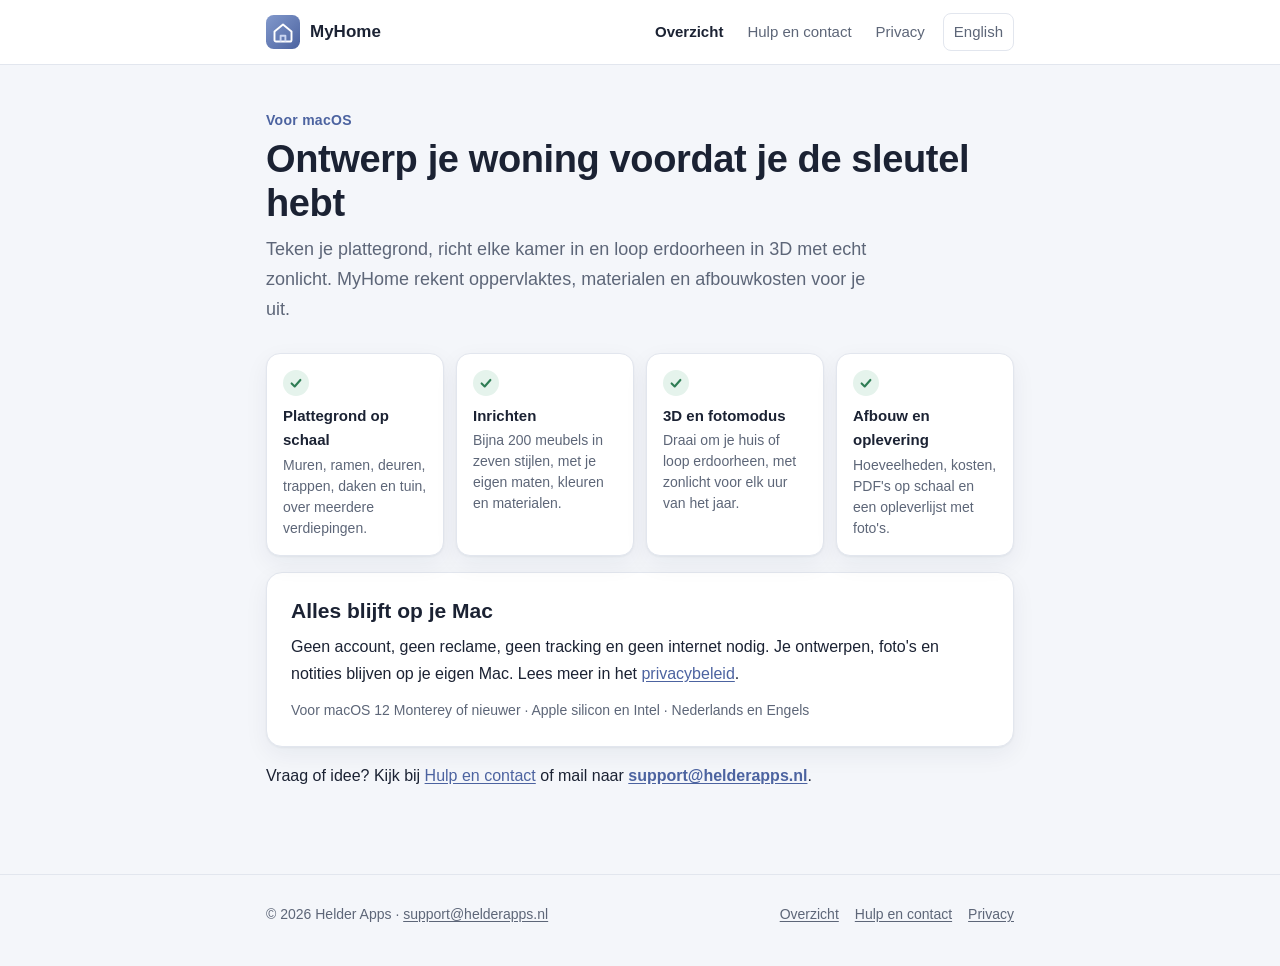
<file: index.html>
<!doctype html>
<html lang="nl">
<head>
<meta charset="utf-8">
<meta name="viewport" content="width=device-width, initial-scale=1">
<title>MyHome</title>
<meta name="description" content="Ontwerp je woning op je Mac: plattegrond, inrichting, 3D en afbouwkosten. Alles blijft op je eigen Mac.">
<link rel="icon" href="data:image/svg+xml,%3Csvg%20viewBox%3D%220%200%2064%2064%22%20xmlns%3D%22http%3A//www.w3.org/2000/svg%22%3E%3Cdefs%3E%3ClinearGradient%20id%3D%22ig%22%20x1%3D%220%22%20y1%3D%220%22%20x2%3D%221%22%20y2%3D%221%22%3E%3Cstop%20offset%3D%220%22%20stop-color%3D%22%238299CC%22/%3E%3Cstop%20offset%3D%221%22%20stop-color%3D%22%234C63A0%22/%3E%3C/linearGradient%3E%3C/defs%3E%3Crect%20width%3D%2264%22%20height%3D%2264%22%20rx%3D%2214.5%22%20fill%3D%22url%28%23ig%29%22/%3E%3Cpath%20d%3D%22M16%2031%2032%2018l16%2013v16a3%203%200%200%201-3%203H19a3%203%200%200%201-3-3z%22%20fill%3D%22none%22%20stroke%3D%22%23fff%22%20stroke-width%3D%223.6%22%20stroke-linejoin%3D%22round%22/%3E%3Cpath%20d%3D%22M27.5%2050V39h9v11%22%20fill%3D%22none%22%20stroke%3D%22%23C9D4F0%22%20stroke-width%3D%223.6%22%20stroke-linejoin%3D%22round%22/%3E%3C/svg%3E">
<link rel="alternate" hreflang="en" href="en/index.html">
<link rel="stylesheet" href="style.css">
</head>
<body>
<header class="top"><div class="wrap">
<a class="brand" href="index.html"><svg viewBox="0 0 64 64" aria-hidden="true"><defs><linearGradient id="ig" x1="0" y1="0" x2="1" y2="1"><stop offset="0" stop-color="#8299CC"/><stop offset="1" stop-color="#4C63A0"/></linearGradient></defs><rect width="64" height="64" rx="14.5" fill="url(#ig)"/><path d="M16 31 32 18l16 13v16a3 3 0 0 1-3 3H19a3 3 0 0 1-3-3z" fill="none" stroke="#fff" stroke-width="3.6" stroke-linejoin="round"/><path d="M27.5 50V39h9v11" fill="none" stroke="#C9D4F0" stroke-width="3.6" stroke-linejoin="round"/></svg>MyHome</a>
<nav class="nav" aria-label="Menu">
<a href="index.html" aria-current="page">Overzicht</a>
<a href="support.html">Hulp en contact</a>
<a href="privacy.html">Privacy</a>
<a class="lang" href="en/index.html" lang="en" hreflang="en">English</a>
</nav>
</div></header>
<main id="main"><div class="wrap">
<p class="eyebrow">Voor macOS</p>
<h1>Ontwerp je woning voordat je de sleutel hebt</h1>
<p class="lead">Teken je plattegrond, richt elke kamer in en loop erdoorheen in 3D met echt zonlicht. MyHome rekent oppervlaktes, materialen en afbouwkosten voor je uit.</p>
<div class="grid">
<div class="tile"><span class="tick"><svg viewBox="0 0 16 16" aria-hidden="true"><path d="M3 8.5 6.5 12 13 4.5" fill="none" stroke="currentColor" stroke-width="2.4" stroke-linecap="round" stroke-linejoin="round"/></svg></span><strong>Plattegrond op schaal</strong><span>Muren, ramen, deuren, trappen, daken en tuin, over meerdere verdiepingen.</span></div>
<div class="tile"><span class="tick"><svg viewBox="0 0 16 16" aria-hidden="true"><path d="M3 8.5 6.5 12 13 4.5" fill="none" stroke="currentColor" stroke-width="2.4" stroke-linecap="round" stroke-linejoin="round"/></svg></span><strong>Inrichten</strong><span>Bijna 200 meubels in zeven stijlen, met je eigen maten, kleuren en materialen.</span></div>
<div class="tile"><span class="tick"><svg viewBox="0 0 16 16" aria-hidden="true"><path d="M3 8.5 6.5 12 13 4.5" fill="none" stroke="currentColor" stroke-width="2.4" stroke-linecap="round" stroke-linejoin="round"/></svg></span><strong>3D en fotomodus</strong><span>Draai om je huis of loop erdoorheen, met zonlicht voor elk uur van het jaar.</span></div>
<div class="tile"><span class="tick"><svg viewBox="0 0 16 16" aria-hidden="true"><path d="M3 8.5 6.5 12 13 4.5" fill="none" stroke="currentColor" stroke-width="2.4" stroke-linecap="round" stroke-linejoin="round"/></svg></span><strong>Afbouw en oplevering</strong><span>Hoeveelheden, kosten, PDF's op schaal en een opleverlijst met foto's.</span></div>
</div>
<div class="card">
<h2 style="margin-top:0">Alles blijft op je Mac</h2>
<p>Geen account, geen reclame, geen tracking en geen internet nodig. Je ontwerpen, foto's en notities blijven op je eigen Mac. Lees meer in het <a href="privacy.html">privacybeleid</a>.</p>
<p class="meta">Voor macOS 12 Monterey of nieuwer · Apple silicon en Intel · Nederlands en Engels</p>
</div>
<p>Vraag of idee? Kijk bij <a href="support.html">Hulp en contact</a> of mail naar <a class="mail" href="mailto:support@helderapps.nl">support@helderapps.nl</a>.</p>
</div></main>
<footer><div class="wrap">
<span>© 2026 Helder Apps · <a href="mailto:support@helderapps.nl">support@helderapps.nl</a></span>
<nav aria-label="Footer"><a href="index.html">Overzicht</a><a href="support.html">Hulp en contact</a><a href="privacy.html">Privacy</a></nav>
</div></footer>
</body>
</html>
</file>
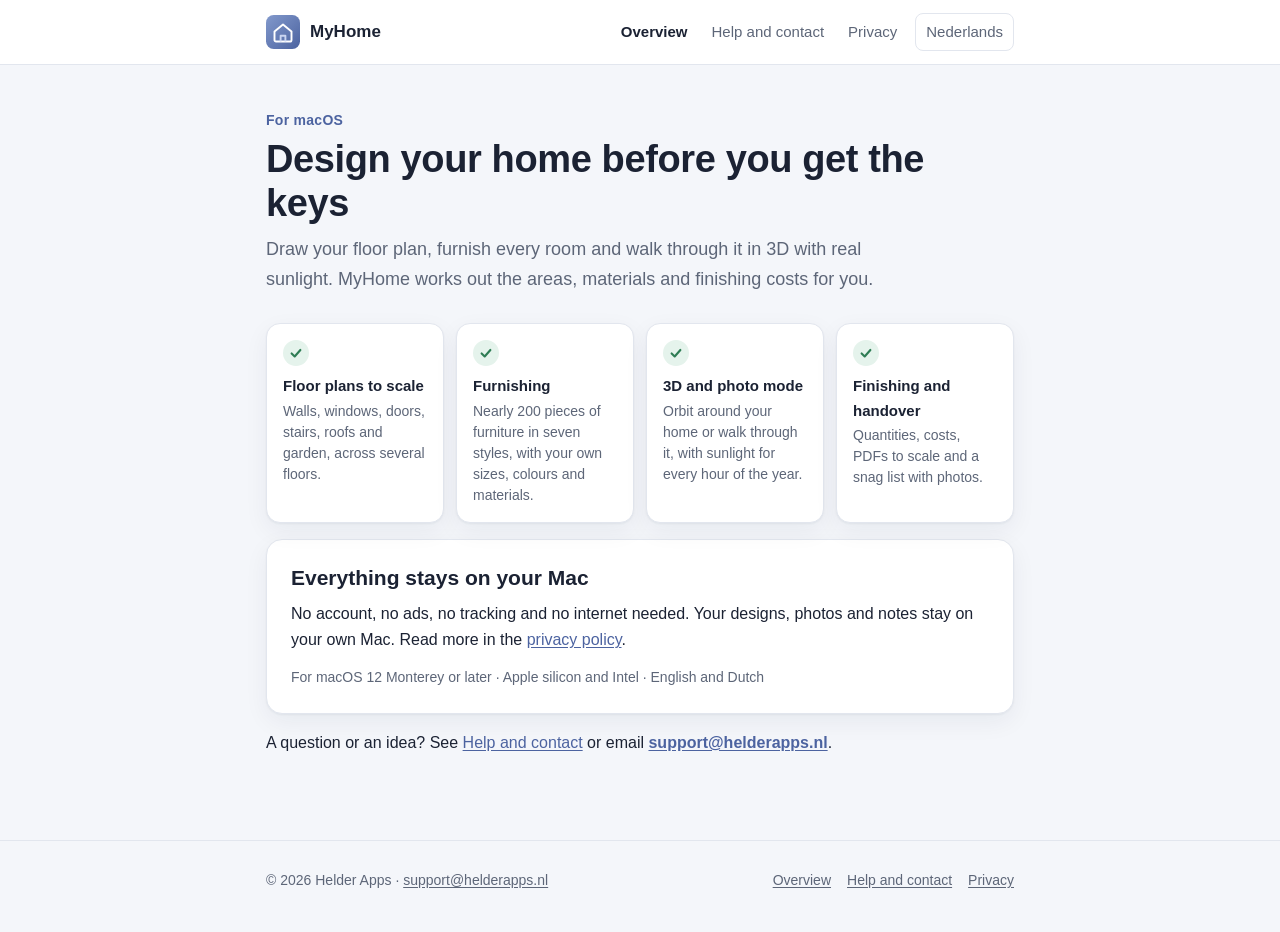
<file: en/index.html>
<!doctype html>
<html lang="en">
<head>
<meta charset="utf-8">
<meta name="viewport" content="width=device-width, initial-scale=1">
<title>MyHome</title>
<meta name="description" content="Design your home on your Mac: floor plan, furnishing, 3D and finishing costs. Everything stays on your own Mac.">
<link rel="icon" href="data:image/svg+xml,%3Csvg%20viewBox%3D%220%200%2064%2064%22%20xmlns%3D%22http%3A//www.w3.org/2000/svg%22%3E%3Cdefs%3E%3ClinearGradient%20id%3D%22ig%22%20x1%3D%220%22%20y1%3D%220%22%20x2%3D%221%22%20y2%3D%221%22%3E%3Cstop%20offset%3D%220%22%20stop-color%3D%22%238299CC%22/%3E%3Cstop%20offset%3D%221%22%20stop-color%3D%22%234C63A0%22/%3E%3C/linearGradient%3E%3C/defs%3E%3Crect%20width%3D%2264%22%20height%3D%2264%22%20rx%3D%2214.5%22%20fill%3D%22url%28%23ig%29%22/%3E%3Cpath%20d%3D%22M16%2031%2032%2018l16%2013v16a3%203%200%200%201-3%203H19a3%203%200%200%201-3-3z%22%20fill%3D%22none%22%20stroke%3D%22%23fff%22%20stroke-width%3D%223.6%22%20stroke-linejoin%3D%22round%22/%3E%3Cpath%20d%3D%22M27.5%2050V39h9v11%22%20fill%3D%22none%22%20stroke%3D%22%23C9D4F0%22%20stroke-width%3D%223.6%22%20stroke-linejoin%3D%22round%22/%3E%3C/svg%3E">
<link rel="alternate" hreflang="nl" href="../index.html">
<link rel="stylesheet" href="../style.css">
</head>
<body>
<header class="top"><div class="wrap">
<a class="brand" href="index.html"><svg viewBox="0 0 64 64" aria-hidden="true"><defs><linearGradient id="ig" x1="0" y1="0" x2="1" y2="1"><stop offset="0" stop-color="#8299CC"/><stop offset="1" stop-color="#4C63A0"/></linearGradient></defs><rect width="64" height="64" rx="14.5" fill="url(#ig)"/><path d="M16 31 32 18l16 13v16a3 3 0 0 1-3 3H19a3 3 0 0 1-3-3z" fill="none" stroke="#fff" stroke-width="3.6" stroke-linejoin="round"/><path d="M27.5 50V39h9v11" fill="none" stroke="#C9D4F0" stroke-width="3.6" stroke-linejoin="round"/></svg>MyHome</a>
<nav class="nav" aria-label="Menu">
<a href="index.html" aria-current="page">Overview</a>
<a href="support.html">Help and contact</a>
<a href="privacy.html">Privacy</a>
<a class="lang" href="../index.html" lang="nl" hreflang="nl">Nederlands</a>
</nav>
</div></header>
<main id="main"><div class="wrap">
<p class="eyebrow">For macOS</p>
<h1>Design your home before you get the keys</h1>
<p class="lead">Draw your floor plan, furnish every room and walk through it in 3D with real sunlight. MyHome works out the areas, materials and finishing costs for you.</p>
<div class="grid">
<div class="tile"><span class="tick"><svg viewBox="0 0 16 16" aria-hidden="true"><path d="M3 8.5 6.5 12 13 4.5" fill="none" stroke="currentColor" stroke-width="2.4" stroke-linecap="round" stroke-linejoin="round"/></svg></span><strong>Floor plans to scale</strong><span>Walls, windows, doors, stairs, roofs and garden, across several floors.</span></div>
<div class="tile"><span class="tick"><svg viewBox="0 0 16 16" aria-hidden="true"><path d="M3 8.5 6.5 12 13 4.5" fill="none" stroke="currentColor" stroke-width="2.4" stroke-linecap="round" stroke-linejoin="round"/></svg></span><strong>Furnishing</strong><span>Nearly 200 pieces of furniture in seven styles, with your own sizes, colours and materials.</span></div>
<div class="tile"><span class="tick"><svg viewBox="0 0 16 16" aria-hidden="true"><path d="M3 8.5 6.5 12 13 4.5" fill="none" stroke="currentColor" stroke-width="2.4" stroke-linecap="round" stroke-linejoin="round"/></svg></span><strong>3D and photo mode</strong><span>Orbit around your home or walk through it, with sunlight for every hour of the year.</span></div>
<div class="tile"><span class="tick"><svg viewBox="0 0 16 16" aria-hidden="true"><path d="M3 8.5 6.5 12 13 4.5" fill="none" stroke="currentColor" stroke-width="2.4" stroke-linecap="round" stroke-linejoin="round"/></svg></span><strong>Finishing and handover</strong><span>Quantities, costs, PDFs to scale and a snag list with photos.</span></div>
</div>
<div class="card">
<h2 style="margin-top:0">Everything stays on your Mac</h2>
<p>No account, no ads, no tracking and no internet needed. Your designs, photos and notes stay on your own Mac. Read more in the <a href="privacy.html">privacy policy</a>.</p>
<p class="meta">For macOS 12 Monterey or later · Apple silicon and Intel · English and Dutch</p>
</div>
<p>A question or an idea? See <a href="support.html">Help and contact</a> or email <a class="mail" href="mailto:support@helderapps.nl">support@helderapps.nl</a>.</p>
</div></main>
<footer><div class="wrap">
<span>© 2026 Helder Apps · <a href="mailto:support@helderapps.nl">support@helderapps.nl</a></span>
<nav aria-label="Footer"><a href="index.html">Overview</a><a href="support.html">Help and contact</a><a href="privacy.html">Privacy</a></nav>
</div></footer>
</body>
</html>
</file>
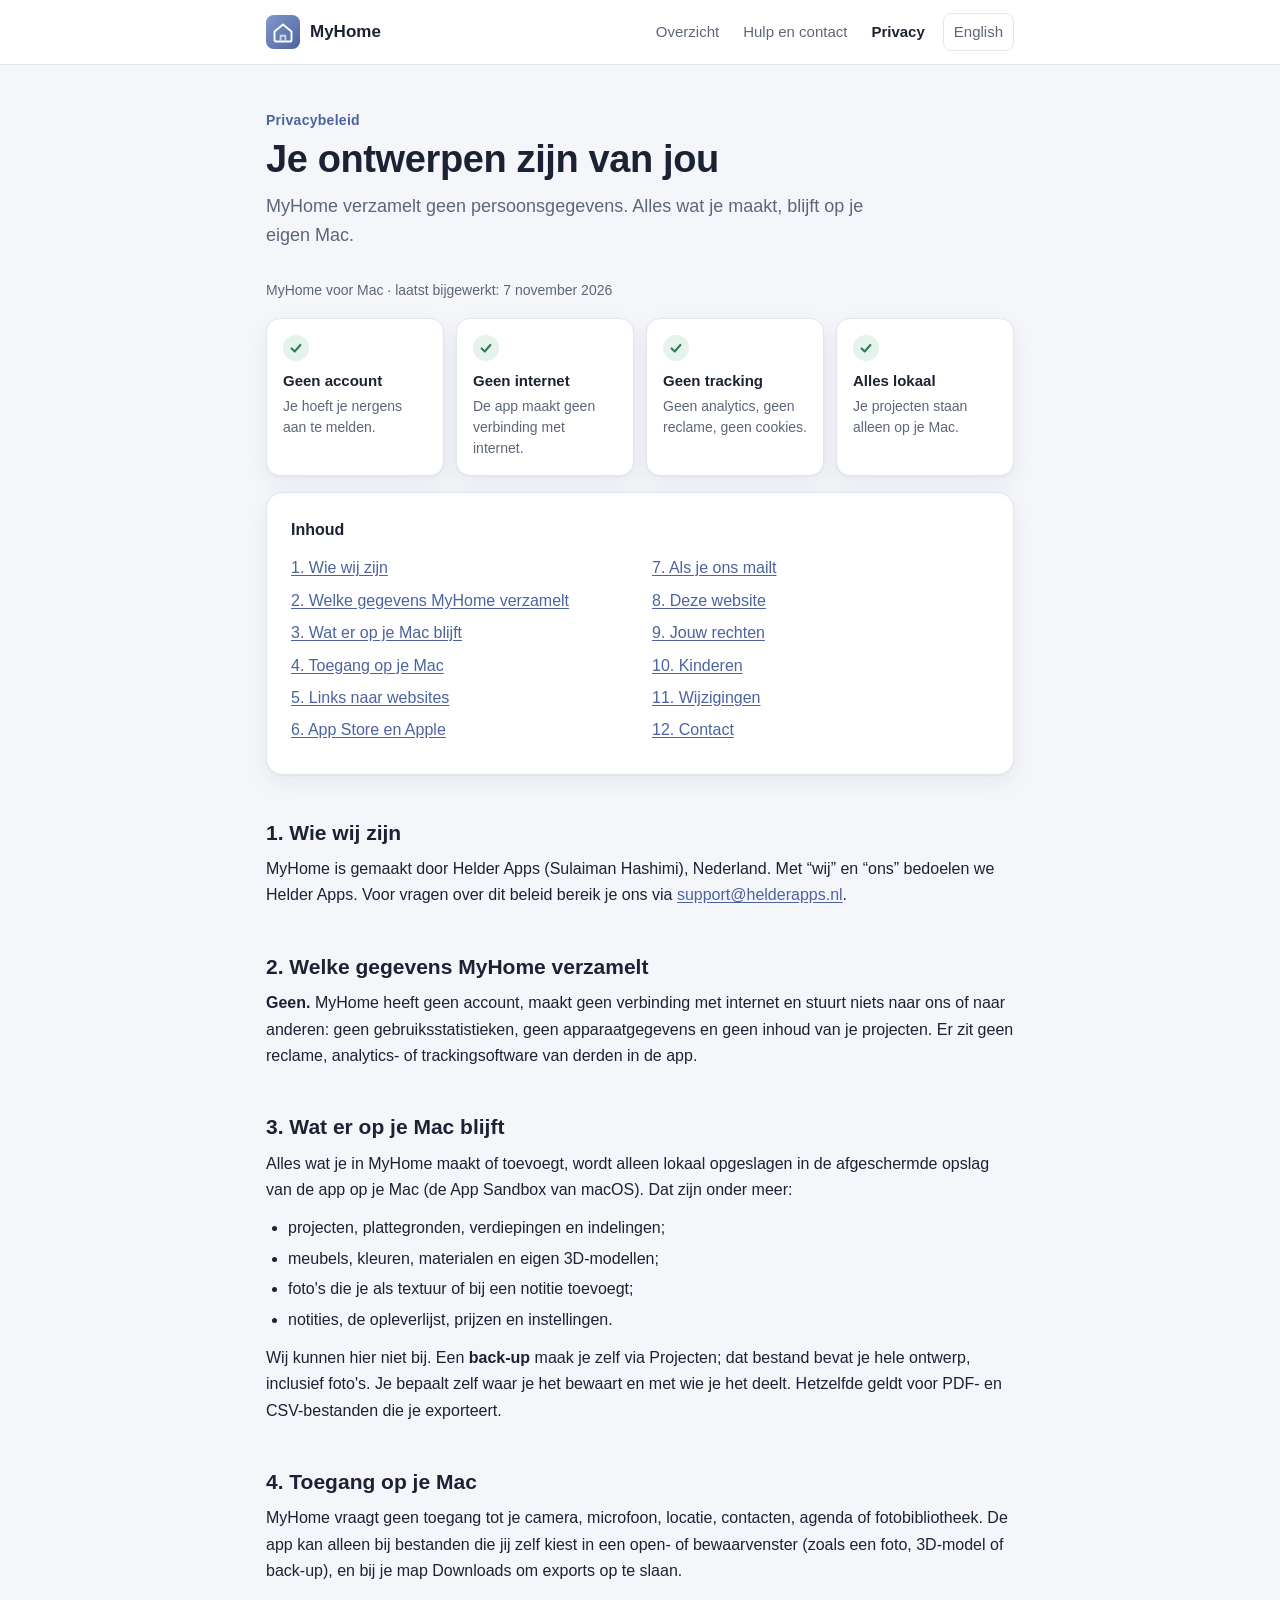
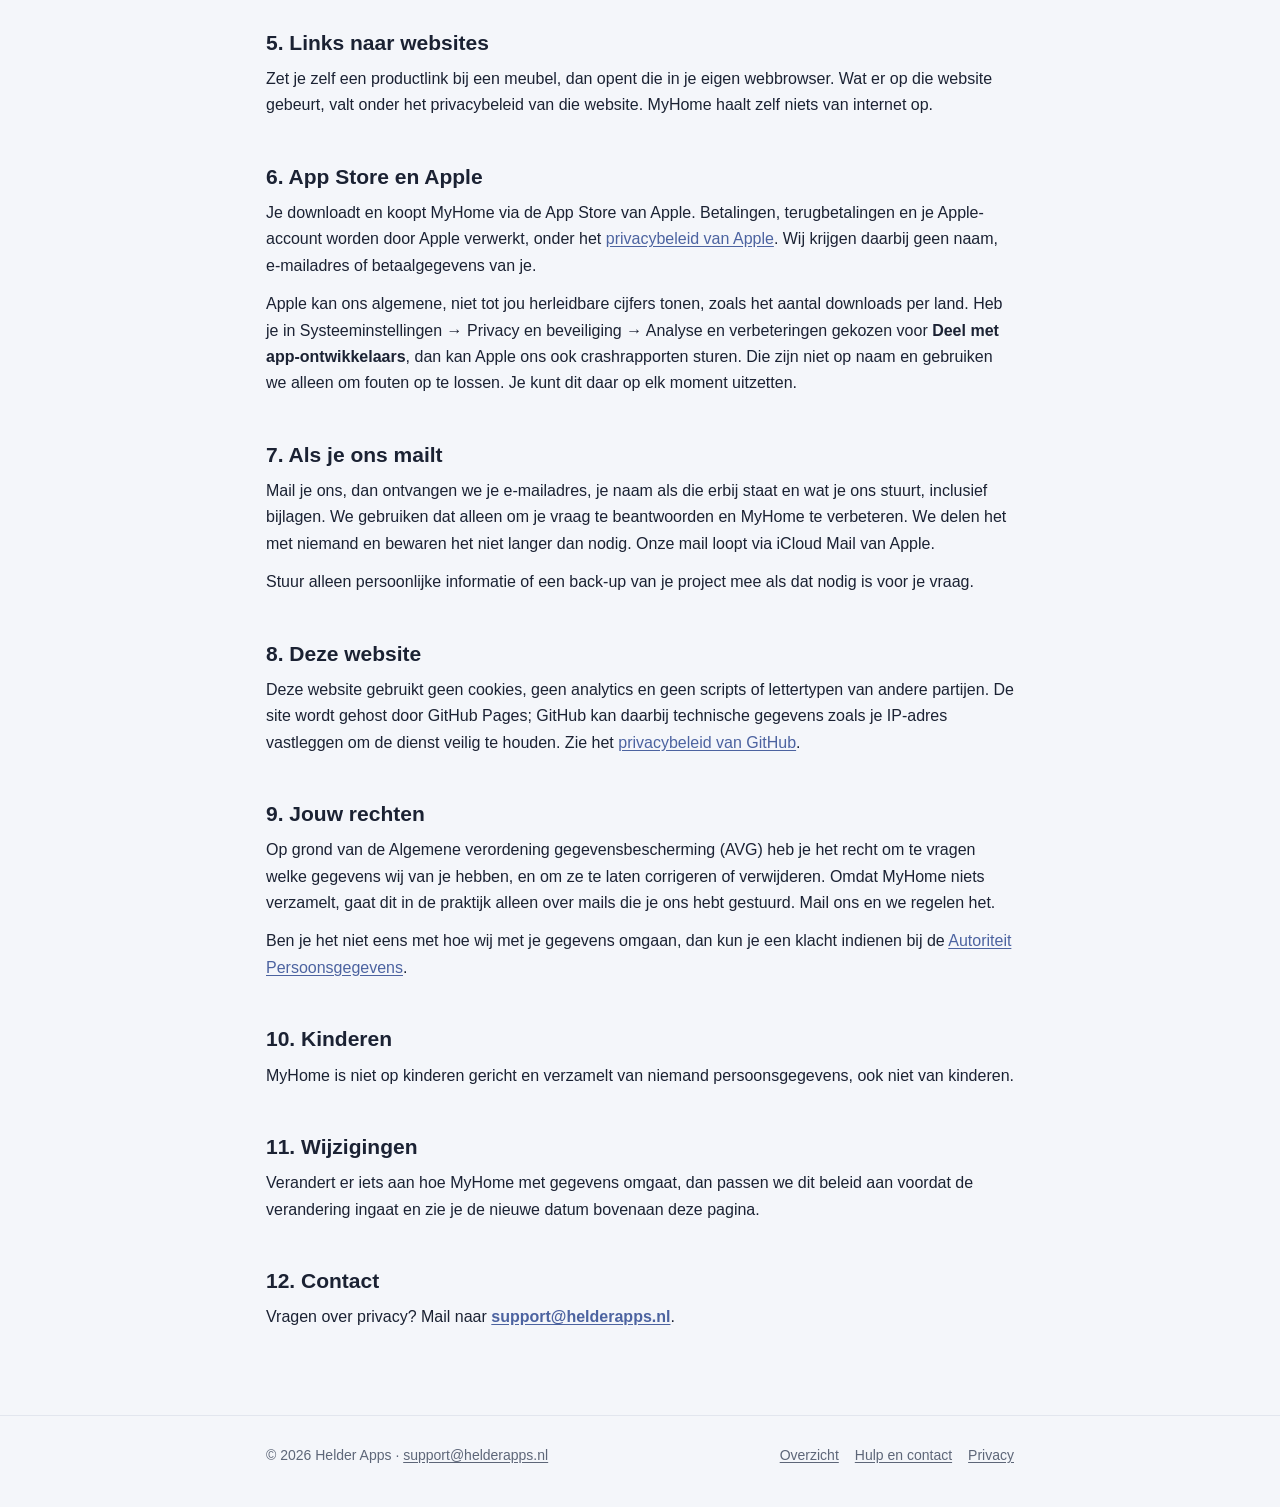
<file: privacy.html>
<!doctype html>
<html lang="nl">
<head>
<meta charset="utf-8">
<meta name="viewport" content="width=device-width, initial-scale=1">
<title>Privacybeleid – MyHome</title>
<meta name="description" content="MyHome verzamelt geen persoonsgegevens. Alles blijft op je eigen Mac.">
<link rel="icon" href="data:image/svg+xml,%3Csvg%20viewBox%3D%220%200%2064%2064%22%20xmlns%3D%22http%3A//www.w3.org/2000/svg%22%3E%3Cdefs%3E%3ClinearGradient%20id%3D%22ig%22%20x1%3D%220%22%20y1%3D%220%22%20x2%3D%221%22%20y2%3D%221%22%3E%3Cstop%20offset%3D%220%22%20stop-color%3D%22%238299CC%22/%3E%3Cstop%20offset%3D%221%22%20stop-color%3D%22%234C63A0%22/%3E%3C/linearGradient%3E%3C/defs%3E%3Crect%20width%3D%2264%22%20height%3D%2264%22%20rx%3D%2214.5%22%20fill%3D%22url%28%23ig%29%22/%3E%3Cpath%20d%3D%22M16%2031%2032%2018l16%2013v16a3%203%200%200%201-3%203H19a3%203%200%200%201-3-3z%22%20fill%3D%22none%22%20stroke%3D%22%23fff%22%20stroke-width%3D%223.6%22%20stroke-linejoin%3D%22round%22/%3E%3Cpath%20d%3D%22M27.5%2050V39h9v11%22%20fill%3D%22none%22%20stroke%3D%22%23C9D4F0%22%20stroke-width%3D%223.6%22%20stroke-linejoin%3D%22round%22/%3E%3C/svg%3E">
<link rel="alternate" hreflang="en" href="en/privacy.html">
<link rel="stylesheet" href="style.css">
</head>
<body>
<header class="top"><div class="wrap">
<a class="brand" href="index.html"><svg viewBox="0 0 64 64" aria-hidden="true"><defs><linearGradient id="ig" x1="0" y1="0" x2="1" y2="1"><stop offset="0" stop-color="#8299CC"/><stop offset="1" stop-color="#4C63A0"/></linearGradient></defs><rect width="64" height="64" rx="14.5" fill="url(#ig)"/><path d="M16 31 32 18l16 13v16a3 3 0 0 1-3 3H19a3 3 0 0 1-3-3z" fill="none" stroke="#fff" stroke-width="3.6" stroke-linejoin="round"/><path d="M27.5 50V39h9v11" fill="none" stroke="#C9D4F0" stroke-width="3.6" stroke-linejoin="round"/></svg>MyHome</a>
<nav class="nav" aria-label="Menu">
<a href="index.html">Overzicht</a>
<a href="support.html">Hulp en contact</a>
<a href="privacy.html" aria-current="page">Privacy</a>
<a class="lang" href="en/privacy.html" lang="en" hreflang="en">English</a>
</nav>
</div></header>
<main id="main"><div class="wrap">
<p class="eyebrow">Privacybeleid</p>
<h1>Je ontwerpen zijn van jou</h1>
<p class="lead">MyHome verzamelt geen persoonsgegevens. Alles wat je maakt, blijft op je eigen Mac.</p>
<p class="meta">MyHome voor Mac · laatst bijgewerkt: 7 november 2026</p>

<div class="grid">
<div class="tile"><span class="tick"><svg viewBox="0 0 16 16" aria-hidden="true"><path d="M3 8.5 6.5 12 13 4.5" fill="none" stroke="currentColor" stroke-width="2.4" stroke-linecap="round" stroke-linejoin="round"/></svg></span><strong>Geen account</strong><span>Je hoeft je nergens aan te melden.</span></div>
<div class="tile"><span class="tick"><svg viewBox="0 0 16 16" aria-hidden="true"><path d="M3 8.5 6.5 12 13 4.5" fill="none" stroke="currentColor" stroke-width="2.4" stroke-linecap="round" stroke-linejoin="round"/></svg></span><strong>Geen internet</strong><span>De app maakt geen verbinding met internet.</span></div>
<div class="tile"><span class="tick"><svg viewBox="0 0 16 16" aria-hidden="true"><path d="M3 8.5 6.5 12 13 4.5" fill="none" stroke="currentColor" stroke-width="2.4" stroke-linecap="round" stroke-linejoin="round"/></svg></span><strong>Geen tracking</strong><span>Geen analytics, geen reclame, geen cookies.</span></div>
<div class="tile"><span class="tick"><svg viewBox="0 0 16 16" aria-hidden="true"><path d="M3 8.5 6.5 12 13 4.5" fill="none" stroke="currentColor" stroke-width="2.4" stroke-linecap="round" stroke-linejoin="round"/></svg></span><strong>Alles lokaal</strong><span>Je projecten staan alleen op je Mac.</span></div>
</div>

<div class="card">
<p><strong>Inhoud</strong></p>
<ul class="toc">
<li><a href="#wie">1. Wie wij zijn</a></li>
<li><a href="#gegevens">2. Welke gegevens MyHome verzamelt</a></li>
<li><a href="#mac">3. Wat er op je Mac blijft</a></li>
<li><a href="#toegang">4. Toegang op je Mac</a></li>
<li><a href="#links">5. Links naar websites</a></li>
<li><a href="#apple">6. App Store en Apple</a></li>
<li><a href="#mail">7. Als je ons mailt</a></li>
<li><a href="#site">8. Deze website</a></li>
<li><a href="#rechten">9. Jouw rechten</a></li>
<li><a href="#kinderen">10. Kinderen</a></li>
<li><a href="#wijzigingen">11. Wijzigingen</a></li>
<li><a href="#contact">12. Contact</a></li>
</ul>
</div>

<h2 id="wie">1. Wie wij zijn</h2>
<p>MyHome is gemaakt door Helder Apps (Sulaiman Hashimi), Nederland. Met “wij” en “ons” bedoelen we Helder Apps. Voor vragen over dit beleid bereik je ons via <a href="mailto:support@helderapps.nl">support@helderapps.nl</a>.</p>

<h2 id="gegevens">2. Welke gegevens MyHome verzamelt</h2>
<p><strong>Geen.</strong> MyHome heeft geen account, maakt geen verbinding met internet en stuurt niets naar ons of naar anderen: geen gebruiksstatistieken, geen apparaatgegevens en geen inhoud van je projecten. Er zit geen reclame, analytics- of trackingsoftware van derden in de app.</p>

<h2 id="mac">3. Wat er op je Mac blijft</h2>
<p>Alles wat je in MyHome maakt of toevoegt, wordt alleen lokaal opgeslagen in de afgeschermde opslag van de app op je Mac (de App Sandbox van macOS). Dat zijn onder meer:</p>
<ul>
<li>projecten, plattegronden, verdiepingen en indelingen;</li>
<li>meubels, kleuren, materialen en eigen 3D-modellen;</li>
<li>foto's die je als textuur of bij een notitie toevoegt;</li>
<li>notities, de opleverlijst, prijzen en instellingen.</li>
</ul>
<p>Wij kunnen hier niet bij. Een <strong>back-up</strong> maak je zelf via Projecten; dat bestand bevat je hele ontwerp, inclusief foto's. Je bepaalt zelf waar je het bewaart en met wie je het deelt. Hetzelfde geldt voor PDF- en CSV-bestanden die je exporteert.</p>

<h2 id="toegang">4. Toegang op je Mac</h2>
<p>MyHome vraagt geen toegang tot je camera, microfoon, locatie, contacten, agenda of fotobibliotheek. De app kan alleen bij bestanden die jij zelf kiest in een open- of bewaarvenster (zoals een foto, 3D-model of back-up), en bij je map Downloads om exports op te slaan.</p>

<h2 id="links">5. Links naar websites</h2>
<p>Zet je zelf een productlink bij een meubel, dan opent die in je eigen webbrowser. Wat er op die website gebeurt, valt onder het privacybeleid van die website. MyHome haalt zelf niets van internet op.</p>

<h2 id="apple">6. App Store en Apple</h2>
<p>Je downloadt en koopt MyHome via de App Store van Apple. Betalingen, terugbetalingen en je Apple-account worden door Apple verwerkt, onder het <a href="https://www.apple.com/nl/legal/privacy/">privacybeleid van Apple</a>. Wij krijgen daarbij geen naam, e-mailadres of betaalgegevens van je.</p>
<p>Apple kan ons algemene, niet tot jou herleidbare cijfers tonen, zoals het aantal downloads per land. Heb je in Systeeminstellingen → Privacy en beveiliging → Analyse en verbeteringen gekozen voor <strong>Deel met app-ontwikkelaars</strong>, dan kan Apple ons ook crashrapporten sturen. Die zijn niet op naam en gebruiken we alleen om fouten op te lossen. Je kunt dit daar op elk moment uitzetten.</p>

<h2 id="mail">7. Als je ons mailt</h2>
<p>Mail je ons, dan ontvangen we je e-mailadres, je naam als die erbij staat en wat je ons stuurt, inclusief bijlagen. We gebruiken dat alleen om je vraag te beantwoorden en MyHome te verbeteren. We delen het met niemand en bewaren het niet langer dan nodig. Onze mail loopt via iCloud Mail van Apple.</p>
<p>Stuur alleen persoonlijke informatie of een back-up van je project mee als dat nodig is voor je vraag.</p>

<h2 id="site">8. Deze website</h2>
<p>Deze website gebruikt geen cookies, geen analytics en geen scripts of lettertypen van andere partijen. De site wordt gehost door GitHub Pages; GitHub kan daarbij technische gegevens zoals je IP-adres vastleggen om de dienst veilig te houden. Zie het <a href="https://docs.github.com/en/site-policy/privacy-policies/github-general-privacy-statement">privacybeleid van GitHub</a>.</p>

<h2 id="rechten">9. Jouw rechten</h2>
<p>Op grond van de Algemene verordening gegevensbescherming (AVG) heb je het recht om te vragen welke gegevens wij van je hebben, en om ze te laten corrigeren of verwijderen. Omdat MyHome niets verzamelt, gaat dit in de praktijk alleen over mails die je ons hebt gestuurd. Mail ons en we regelen het.</p>
<p>Ben je het niet eens met hoe wij met je gegevens omgaan, dan kun je een klacht indienen bij de <a href="https://www.autoriteitpersoonsgegevens.nl">Autoriteit Persoonsgegevens</a>.</p>

<h2 id="kinderen">10. Kinderen</h2>
<p>MyHome is niet op kinderen gericht en verzamelt van niemand persoonsgegevens, ook niet van kinderen.</p>

<h2 id="wijzigingen">11. Wijzigingen</h2>
<p>Verandert er iets aan hoe MyHome met gegevens omgaat, dan passen we dit beleid aan voordat de verandering ingaat en zie je de nieuwe datum bovenaan deze pagina.</p>

<h2 id="contact">12. Contact</h2>
<p>Vragen over privacy? Mail naar <a class="mail" href="mailto:support@helderapps.nl?subject=MyHome%20%E2%80%93%20privacy">support@helderapps.nl</a>.</p>
</div></main>
<footer><div class="wrap">
<span>© 2026 Helder Apps · <a href="mailto:support@helderapps.nl">support@helderapps.nl</a></span>
<nav aria-label="Footer"><a href="index.html">Overzicht</a><a href="support.html">Hulp en contact</a><a href="privacy.html">Privacy</a></nav>
</div></footer>
</body>
</html>
</file>
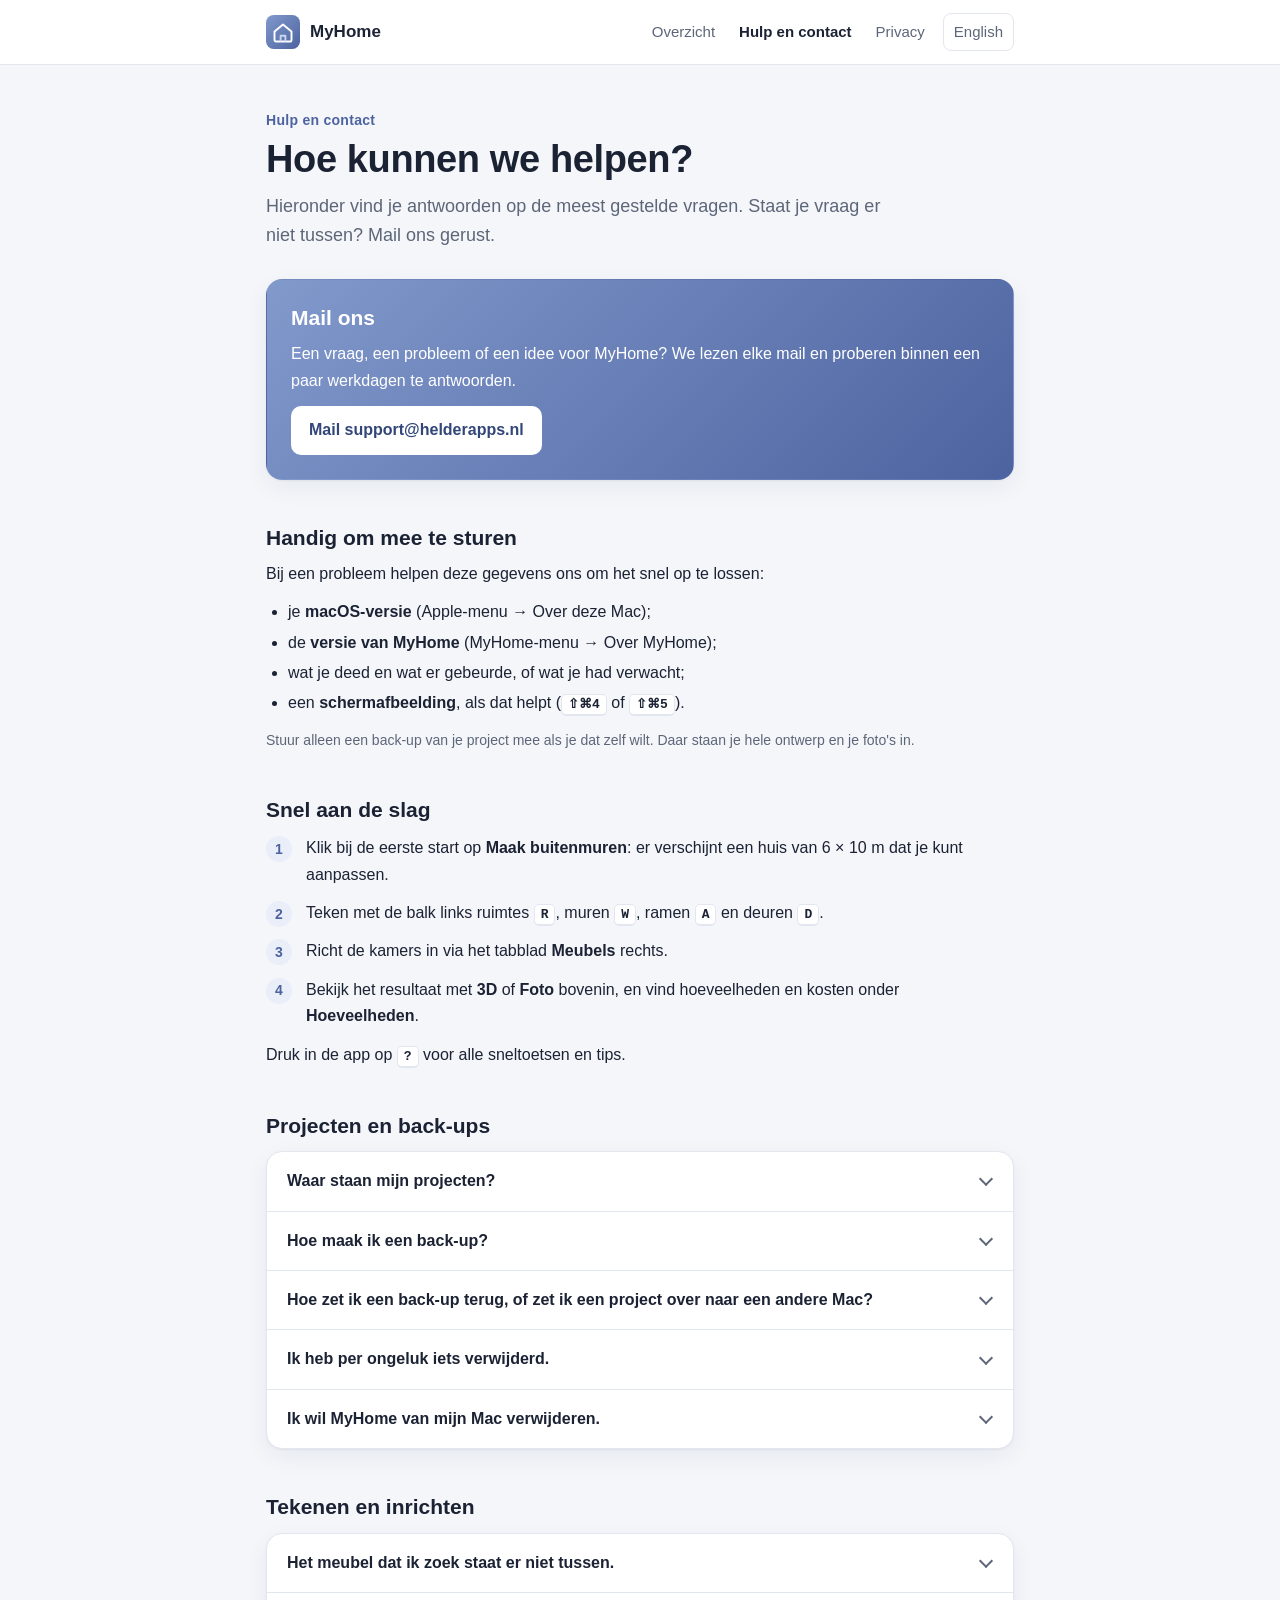
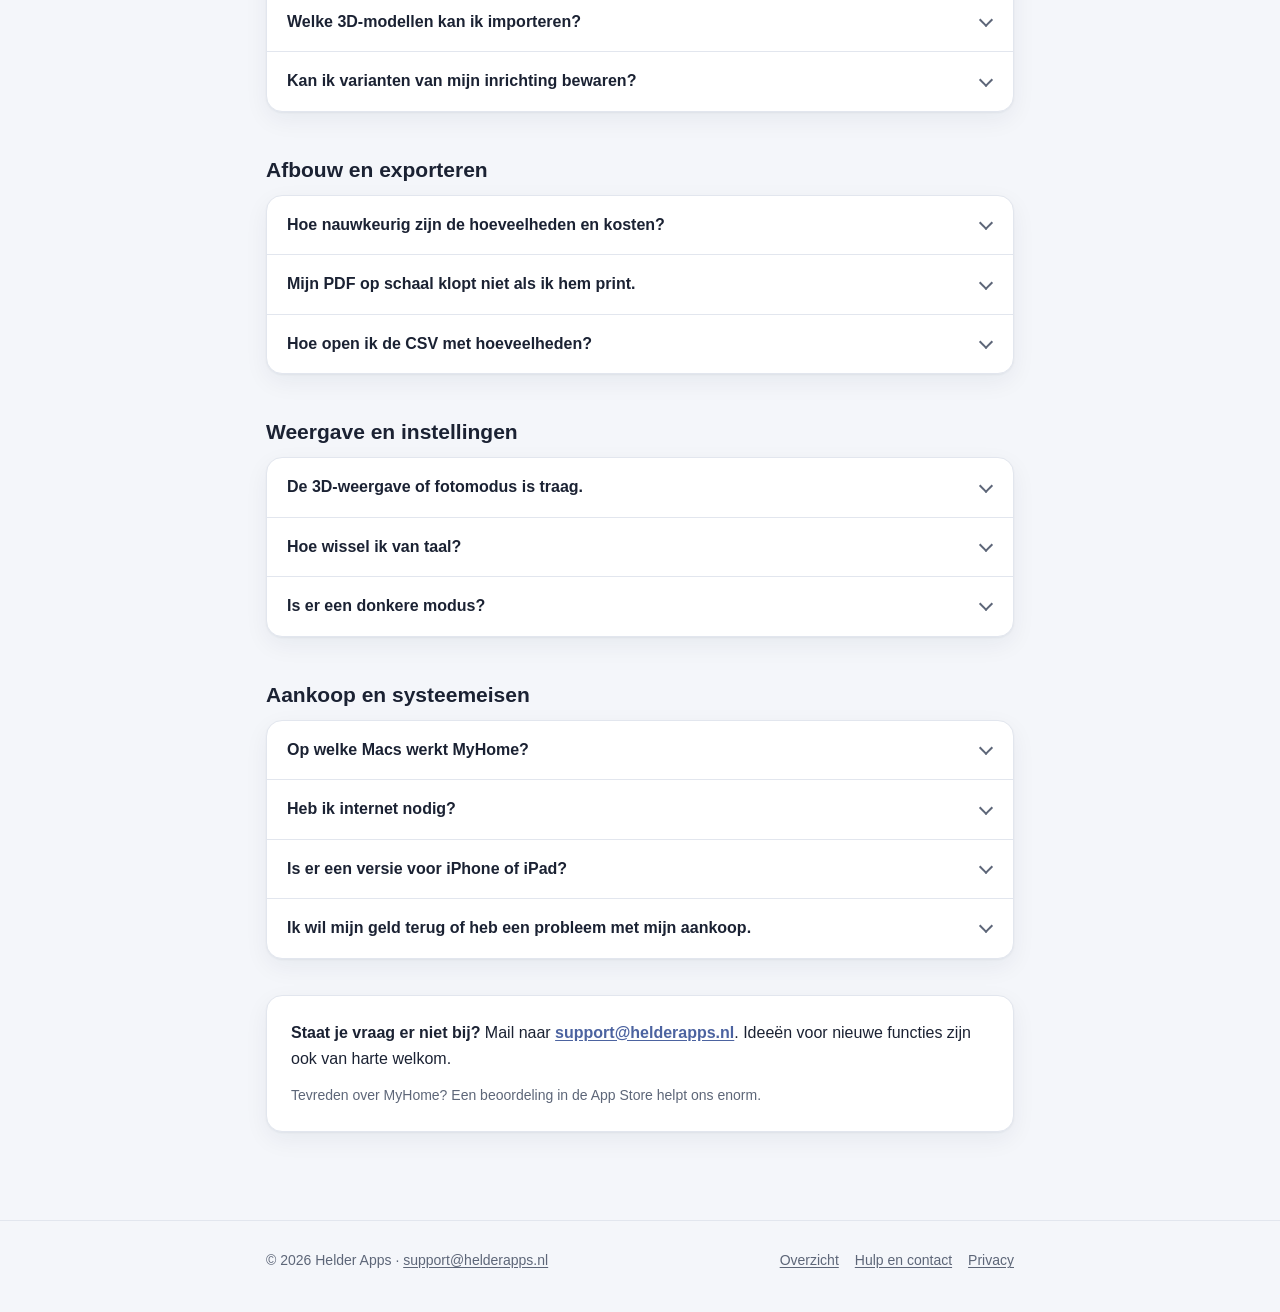
<file: support.html>
<!doctype html>
<html lang="nl">
<head>
<meta charset="utf-8">
<meta name="viewport" content="width=device-width, initial-scale=1">
<title>Hulp en contact – MyHome</title>
<meta name="description" content="Antwoorden op veelgestelde vragen over MyHome, en hoe je contact opneemt.">
<link rel="icon" href="data:image/svg+xml,%3Csvg%20viewBox%3D%220%200%2064%2064%22%20xmlns%3D%22http%3A//www.w3.org/2000/svg%22%3E%3Cdefs%3E%3ClinearGradient%20id%3D%22ig%22%20x1%3D%220%22%20y1%3D%220%22%20x2%3D%221%22%20y2%3D%221%22%3E%3Cstop%20offset%3D%220%22%20stop-color%3D%22%238299CC%22/%3E%3Cstop%20offset%3D%221%22%20stop-color%3D%22%234C63A0%22/%3E%3C/linearGradient%3E%3C/defs%3E%3Crect%20width%3D%2264%22%20height%3D%2264%22%20rx%3D%2214.5%22%20fill%3D%22url%28%23ig%29%22/%3E%3Cpath%20d%3D%22M16%2031%2032%2018l16%2013v16a3%203%200%200%201-3%203H19a3%203%200%200%201-3-3z%22%20fill%3D%22none%22%20stroke%3D%22%23fff%22%20stroke-width%3D%223.6%22%20stroke-linejoin%3D%22round%22/%3E%3Cpath%20d%3D%22M27.5%2050V39h9v11%22%20fill%3D%22none%22%20stroke%3D%22%23C9D4F0%22%20stroke-width%3D%223.6%22%20stroke-linejoin%3D%22round%22/%3E%3C/svg%3E">
<link rel="alternate" hreflang="en" href="en/support.html">
<link rel="stylesheet" href="style.css">
</head>
<body>
<header class="top"><div class="wrap">
<a class="brand" href="index.html"><svg viewBox="0 0 64 64" aria-hidden="true"><defs><linearGradient id="ig" x1="0" y1="0" x2="1" y2="1"><stop offset="0" stop-color="#8299CC"/><stop offset="1" stop-color="#4C63A0"/></linearGradient></defs><rect width="64" height="64" rx="14.5" fill="url(#ig)"/><path d="M16 31 32 18l16 13v16a3 3 0 0 1-3 3H19a3 3 0 0 1-3-3z" fill="none" stroke="#fff" stroke-width="3.6" stroke-linejoin="round"/><path d="M27.5 50V39h9v11" fill="none" stroke="#C9D4F0" stroke-width="3.6" stroke-linejoin="round"/></svg>MyHome</a>
<nav class="nav" aria-label="Menu">
<a href="index.html">Overzicht</a>
<a href="support.html" aria-current="page">Hulp en contact</a>
<a href="privacy.html">Privacy</a>
<a class="lang" href="en/support.html" lang="en" hreflang="en">English</a>
</nav>
</div></header>
<main id="main"><div class="wrap">
<p class="eyebrow">Hulp en contact</p>
<h1>Hoe kunnen we helpen?</h1>
<p class="lead">Hieronder vind je antwoorden op de meest gestelde vragen. Staat je vraag er niet tussen? Mail ons gerust.</p>

<div class="card accent">
<h2 style="margin-top:0">Mail ons</h2>
<p>Een vraag, een probleem of een idee voor MyHome? We lezen elke mail en proberen binnen een paar werkdagen te antwoorden.</p>
<p><a class="btn" href="mailto:support@helderapps.nl?subject=MyHome%20%E2%80%93%20vraag">Mail support@helderapps.nl</a></p>
</div>

<h2>Handig om mee te sturen</h2>
<p>Bij een probleem helpen deze gegevens ons om het snel op te lossen:</p>
<ul>
<li>je <strong>macOS-versie</strong> (Apple-menu → Over deze Mac);</li>
<li>de <strong>versie van MyHome</strong> (MyHome-menu → Over MyHome);</li>
<li>wat je deed en wat er gebeurde, of wat je had verwacht;</li>
<li>een <strong>schermafbeelding</strong>, als dat helpt (<kbd>⇧⌘4</kbd> of <kbd>⇧⌘5</kbd>).</li>
</ul>
<p class="meta">Stuur alleen een back-up van je project mee als je dat zelf wilt. Daar staan je hele ontwerp en je foto's in.</p>

<h2>Snel aan de slag</h2>
<ol class="steps">
<li>Klik bij de eerste start op <strong>Maak buitenmuren</strong>: er verschijnt een huis van 6 × 10 m dat je kunt aanpassen.</li>
<li>Teken met de balk links ruimtes <kbd>R</kbd>, muren <kbd>W</kbd>, ramen <kbd>A</kbd> en deuren <kbd>D</kbd>.</li>
<li>Richt de kamers in via het tabblad <strong>Meubels</strong> rechts.</li>
<li>Bekijk het resultaat met <strong>3D</strong> of <strong>Foto</strong> bovenin, en vind hoeveelheden en kosten onder <strong>Hoeveelheden</strong>.</li>
</ol>
<p>Druk in de app op <kbd>?</kbd> voor alle sneltoetsen en tips.</p>

<h2>Projecten en back-ups</h2>
<div class="faq">
<details><summary>Waar staan mijn projecten?</summary><div class="a"><p>Alleen op je eigen Mac, in de afgeschermde opslag van MyHome. Alles wordt automatisch opgeslagen terwijl je werkt. Er is geen account en er gaat niets naar internet.</p></div></details>
<details><summary>Hoe maak ik een back-up?</summary><div class="a"><p>Klik linksboven op het huisje om <strong>Projecten</strong> te openen en kies <strong>Back-up van dit project</strong>. Je krijgt één bestand (.json) met je hele ontwerp, inclusief foto's. Bewaar het waar je wilt, bijvoorbeeld in iCloud Drive.</p></div></details>
<details><summary>Hoe zet ik een back-up terug, of zet ik een project over naar een andere Mac?</summary><div class="a"><p>Open op de (andere) Mac <strong>Projecten</strong> en kies <strong>Back-up importeren</strong>. Selecteer het back-upbestand; het project verschijnt als nieuw project in de lijst.</p></div></details>
<details><summary>Ik heb per ongeluk iets verwijderd.</summary><div class="a"><p>Druk op <kbd>⌘Z</kbd> om de laatste stap ongedaan te maken, en op <kbd>⇧⌘Z</kbd> om hem opnieuw te doen.</p></div></details>
<details><summary>Ik wil MyHome van mijn Mac verwijderen.</summary><div class="a"><p>Maak eerst een back-up van de projecten die je wilt bewaren. Je projecten staan alleen op je Mac, dus wij kunnen ze niet voor je terughalen.</p></div></details>
</div>

<h2>Tekenen en inrichten</h2>
<div class="faq">
<details><summary>Het meubel dat ik zoek staat er niet tussen.</summary><div class="a"><p>Kies het meubel dat er het meest op lijkt of de categorie <strong>Overig</strong>, en pas maten, kleuren en materialen aan. Je kunt ook een eigen 3D-model importeren via het tabblad <strong>Meubels</strong>.</p></div></details>
<details><summary>Welke 3D-modellen kan ik importeren?</summary><div class="a"><p>Bestanden in <strong>.glb</strong>, <strong>.gltf</strong> en <strong>.obj</strong>. Gebruik bij voorkeur .glb. Een .gltf-bestand moet alles in één bestand bevatten: losse texturen of .bin-bestanden ernaast worden om veiligheidsredenen niet geladen.</p></div></details>
<details><summary>Kan ik varianten van mijn inrichting bewaren?</summary><div class="a"><p>Ja. Met het tabblad <strong>Indelingen</strong> bewaar je verschillende meubelopstellingen, zoals “bank bij het raam” en “bank links”. Met <strong>Opslaan als kopie</strong> in Projecten bewaar je een variant van het hele ontwerp.</p></div></details>
</div>

<h2>Afbouw en exporteren</h2>
<div class="faq">
<details><summary>Hoe nauwkeurig zijn de hoeveelheden en kosten?</summary><div class="a"><p>Ze zijn gebaseerd op je tekening en de prijzen die je zelf invult, inclusief snijverlies. Daarmee krijg je een goede indicatie voor je begroting. Laat de definitieve hoeveelheden altijd bevestigen in de offerte van je vakman.</p></div></details>
<details><summary>Mijn PDF op schaal klopt niet als ik hem print.</summary><div class="a"><p>Print op <strong>100%</strong> of <strong>Werkelijke grootte</strong> en zet “Aanpassen aan pagina” uit. Kies hetzelfde papierformaat (A4 of A3) als in MyHome; anders klopt de schaal 1:50 of 1:100 niet.</p></div></details>
<details><summary>Hoe open ik de CSV met hoeveelheden?</summary><div class="a"><p>Dubbelklik op het bestand: Numbers en Excel openen het direct. In het Nederlands gebruikt MyHome een puntkomma als scheidingsteken, zoals Excel in Nederland verwacht.</p></div></details>
</div>

<h2>Weergave en instellingen</h2>
<div class="faq">
<details><summary>De 3D-weergave of fotomodus is traag.</summary><div class="a"><p>Sluit andere zware apps en gebruik de gewone 3D-weergave tijdens het bewerken. De fotomodus berekent zachte schaduwen en daglicht en is bedoeld voor het mooiste beeld, niet om in te tekenen.</p></div></details>
<details><summary>Hoe wissel ik van taal?</summary><div class="a"><p>MyHome volgt de taal van je Mac: Nederlands als Nederlands bovenaan staat bij Systeeminstellingen → Algemeen → Taal en regio, anders Engels. In datzelfde scherm kun je onder <strong>Apps</strong> ook alleen voor MyHome een taal kiezen.</p></div></details>
<details><summary>Is er een donkere modus?</summary><div class="a"><p>Ja. MyHome volgt automatisch de licht- of donkermodus van je Mac (Systeeminstellingen → Weergave).</p></div></details>
</div>

<h2>Aankoop en systeemeisen</h2>
<div class="faq">
<details><summary>Op welke Macs werkt MyHome?</summary><div class="a"><p>Op elke Mac met <strong>macOS 12 Monterey of nieuwer</strong>, met Apple silicon of een Intel-processor. Voor de 3D- en fotomodus is een recente Mac het prettigst.</p></div></details>
<details><summary>Heb ik internet nodig?</summary><div class="a"><p>Nee. MyHome werkt volledig offline. Alleen een productlink die je zelf bij een meubel zet, opent in je browser.</p></div></details>
<details><summary>Is er een versie voor iPhone of iPad?</summary><div class="a"><p>Nee, MyHome is er alleen voor de Mac.</p></div></details>
<details><summary>Ik wil mijn geld terug of heb een probleem met mijn aankoop.</summary><div class="a"><p>Aankopen en terugbetalingen lopen via Apple. Ga naar <a href="https://reportaproblem.apple.com">reportaproblem.apple.com</a>, log in met je Apple-account en kies MyHome.</p></div></details>
</div>

<div class="card" style="margin-top:36px">
<p><strong>Staat je vraag er niet bij?</strong> Mail naar <a class="mail" href="mailto:support@helderapps.nl?subject=MyHome%20%E2%80%93%20vraag">support@helderapps.nl</a>. Ideeën voor nieuwe functies zijn ook van harte welkom.</p>
<p class="meta">Tevreden over MyHome? Een beoordeling in de App Store helpt ons enorm.</p>
</div>
</div></main>
<footer><div class="wrap">
<span>© 2026 Helder Apps · <a href="mailto:support@helderapps.nl">support@helderapps.nl</a></span>
<nav aria-label="Footer"><a href="index.html">Overzicht</a><a href="support.html">Hulp en contact</a><a href="privacy.html">Privacy</a></nav>
</div></footer>
</body>
</html>
</file>
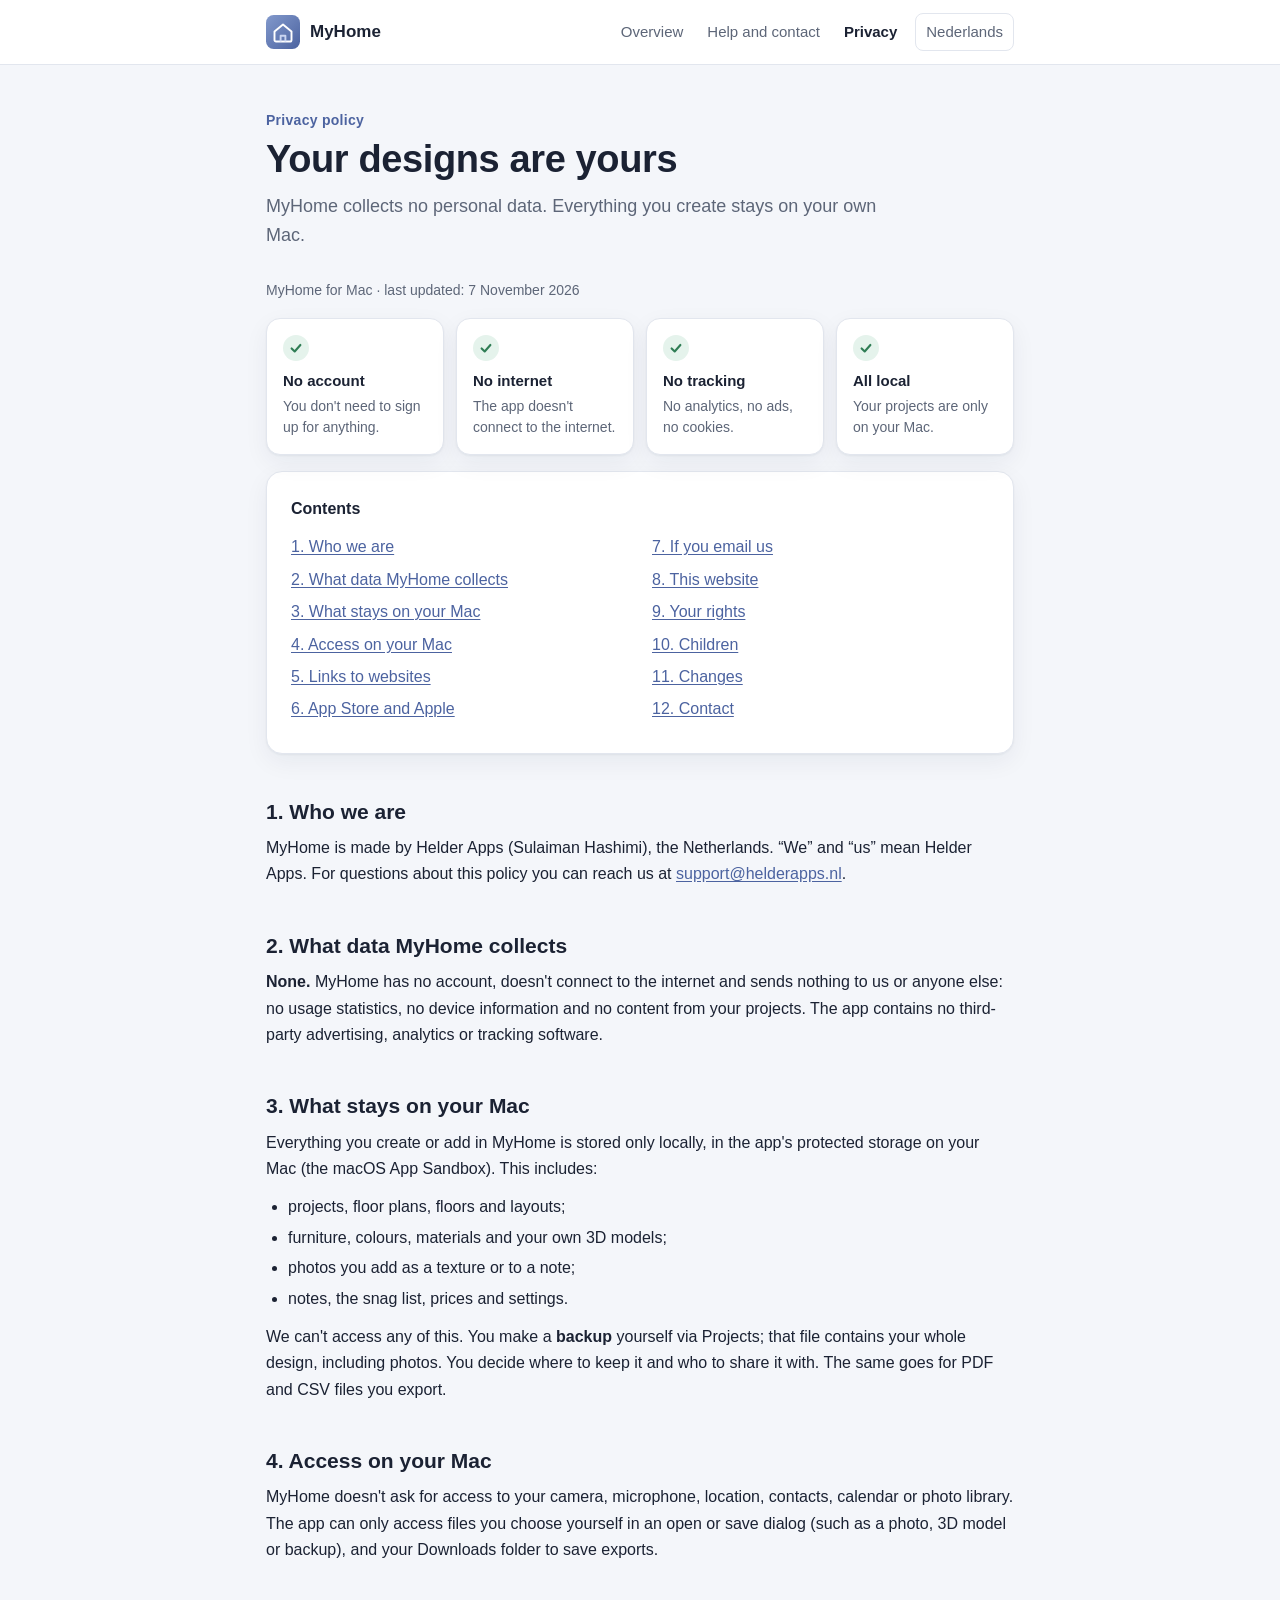
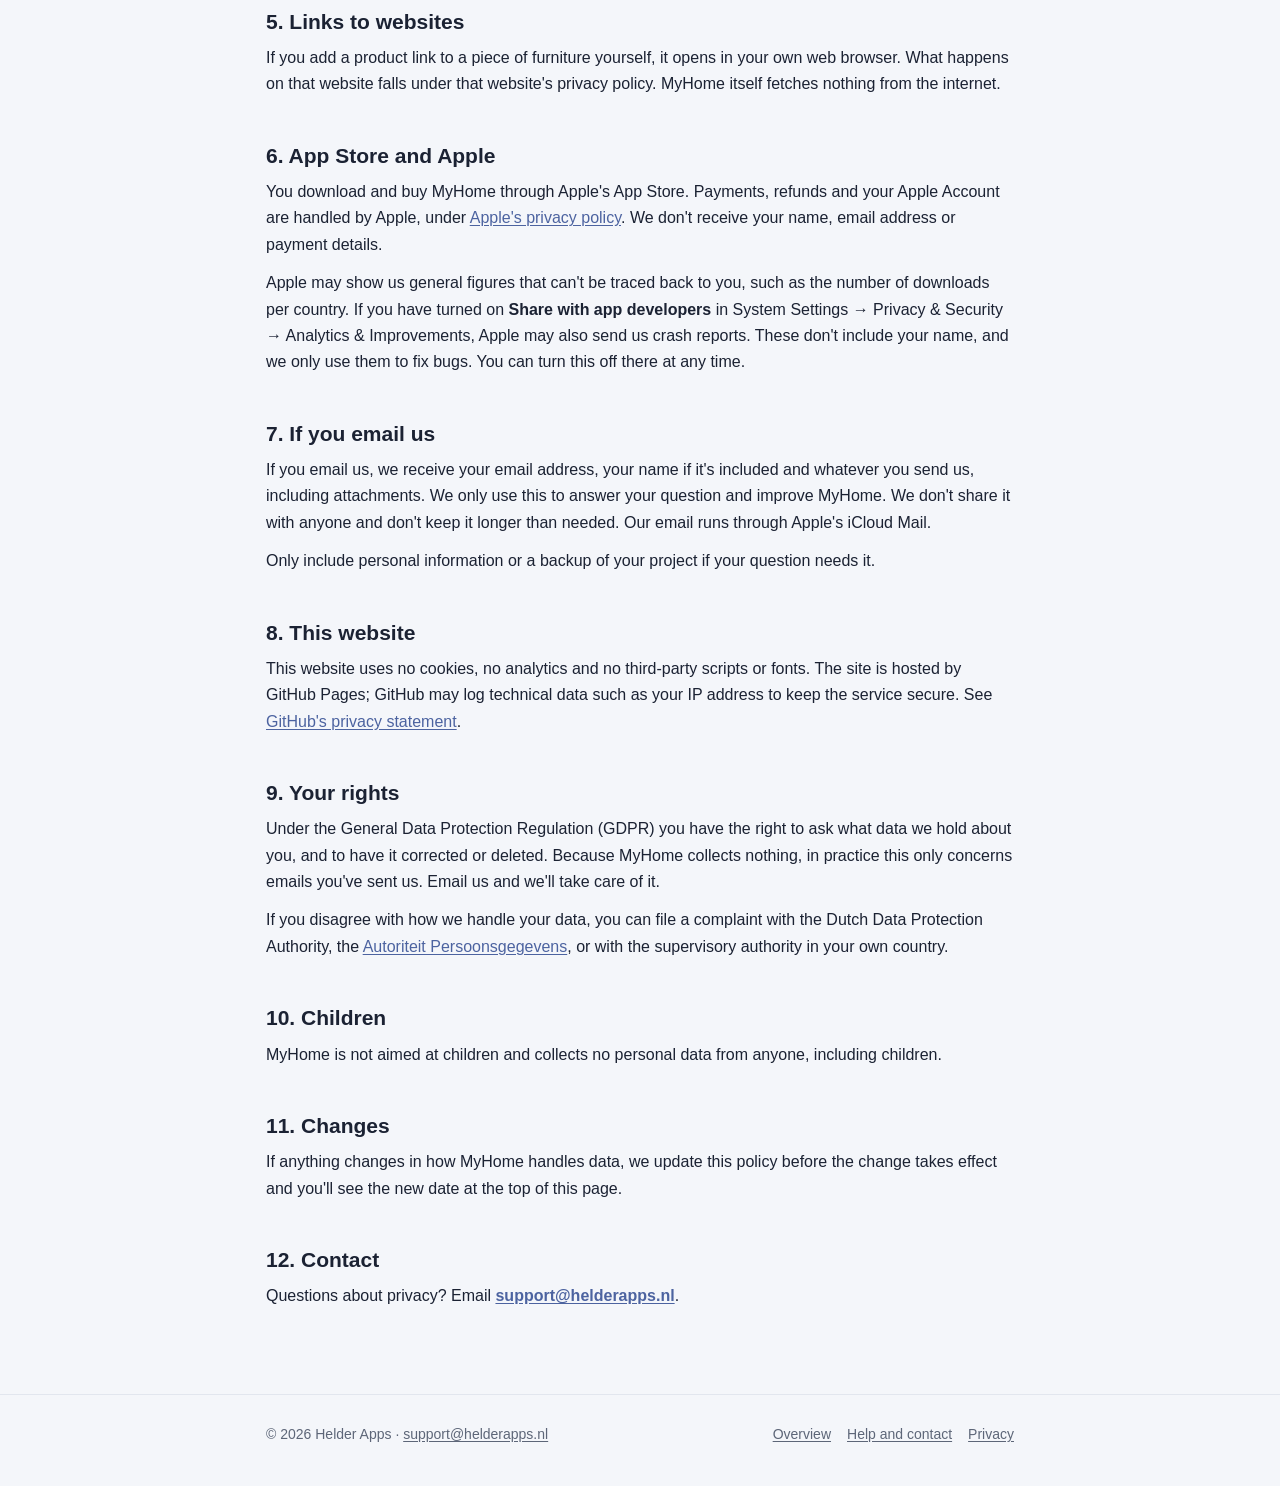
<file: en/privacy.html>
<!doctype html>
<html lang="en">
<head>
<meta charset="utf-8">
<meta name="viewport" content="width=device-width, initial-scale=1">
<title>Privacy policy – MyHome</title>
<meta name="description" content="MyHome collects no personal data. Everything stays on your own Mac.">
<link rel="icon" href="data:image/svg+xml,%3Csvg%20viewBox%3D%220%200%2064%2064%22%20xmlns%3D%22http%3A//www.w3.org/2000/svg%22%3E%3Cdefs%3E%3ClinearGradient%20id%3D%22ig%22%20x1%3D%220%22%20y1%3D%220%22%20x2%3D%221%22%20y2%3D%221%22%3E%3Cstop%20offset%3D%220%22%20stop-color%3D%22%238299CC%22/%3E%3Cstop%20offset%3D%221%22%20stop-color%3D%22%234C63A0%22/%3E%3C/linearGradient%3E%3C/defs%3E%3Crect%20width%3D%2264%22%20height%3D%2264%22%20rx%3D%2214.5%22%20fill%3D%22url%28%23ig%29%22/%3E%3Cpath%20d%3D%22M16%2031%2032%2018l16%2013v16a3%203%200%200%201-3%203H19a3%203%200%200%201-3-3z%22%20fill%3D%22none%22%20stroke%3D%22%23fff%22%20stroke-width%3D%223.6%22%20stroke-linejoin%3D%22round%22/%3E%3Cpath%20d%3D%22M27.5%2050V39h9v11%22%20fill%3D%22none%22%20stroke%3D%22%23C9D4F0%22%20stroke-width%3D%223.6%22%20stroke-linejoin%3D%22round%22/%3E%3C/svg%3E">
<link rel="alternate" hreflang="nl" href="../privacy.html">
<link rel="stylesheet" href="../style.css">
</head>
<body>
<header class="top"><div class="wrap">
<a class="brand" href="index.html"><svg viewBox="0 0 64 64" aria-hidden="true"><defs><linearGradient id="ig" x1="0" y1="0" x2="1" y2="1"><stop offset="0" stop-color="#8299CC"/><stop offset="1" stop-color="#4C63A0"/></linearGradient></defs><rect width="64" height="64" rx="14.5" fill="url(#ig)"/><path d="M16 31 32 18l16 13v16a3 3 0 0 1-3 3H19a3 3 0 0 1-3-3z" fill="none" stroke="#fff" stroke-width="3.6" stroke-linejoin="round"/><path d="M27.5 50V39h9v11" fill="none" stroke="#C9D4F0" stroke-width="3.6" stroke-linejoin="round"/></svg>MyHome</a>
<nav class="nav" aria-label="Menu">
<a href="index.html">Overview</a>
<a href="support.html">Help and contact</a>
<a href="privacy.html" aria-current="page">Privacy</a>
<a class="lang" href="../privacy.html" lang="nl" hreflang="nl">Nederlands</a>
</nav>
</div></header>
<main id="main"><div class="wrap">
<p class="eyebrow">Privacy policy</p>
<h1>Your designs are yours</h1>
<p class="lead">MyHome collects no personal data. Everything you create stays on your own Mac.</p>
<p class="meta">MyHome for Mac · last updated: 7 November 2026</p>

<div class="grid">
<div class="tile"><span class="tick"><svg viewBox="0 0 16 16" aria-hidden="true"><path d="M3 8.5 6.5 12 13 4.5" fill="none" stroke="currentColor" stroke-width="2.4" stroke-linecap="round" stroke-linejoin="round"/></svg></span><strong>No account</strong><span>You don't need to sign up for anything.</span></div>
<div class="tile"><span class="tick"><svg viewBox="0 0 16 16" aria-hidden="true"><path d="M3 8.5 6.5 12 13 4.5" fill="none" stroke="currentColor" stroke-width="2.4" stroke-linecap="round" stroke-linejoin="round"/></svg></span><strong>No internet</strong><span>The app doesn't connect to the internet.</span></div>
<div class="tile"><span class="tick"><svg viewBox="0 0 16 16" aria-hidden="true"><path d="M3 8.5 6.5 12 13 4.5" fill="none" stroke="currentColor" stroke-width="2.4" stroke-linecap="round" stroke-linejoin="round"/></svg></span><strong>No tracking</strong><span>No analytics, no ads, no cookies.</span></div>
<div class="tile"><span class="tick"><svg viewBox="0 0 16 16" aria-hidden="true"><path d="M3 8.5 6.5 12 13 4.5" fill="none" stroke="currentColor" stroke-width="2.4" stroke-linecap="round" stroke-linejoin="round"/></svg></span><strong>All local</strong><span>Your projects are only on your Mac.</span></div>
</div>

<div class="card">
<p><strong>Contents</strong></p>
<ul class="toc">
<li><a href="#who">1. Who we are</a></li>
<li><a href="#data">2. What data MyHome collects</a></li>
<li><a href="#mac">3. What stays on your Mac</a></li>
<li><a href="#access">4. Access on your Mac</a></li>
<li><a href="#links">5. Links to websites</a></li>
<li><a href="#apple">6. App Store and Apple</a></li>
<li><a href="#email">7. If you email us</a></li>
<li><a href="#site">8. This website</a></li>
<li><a href="#rights">9. Your rights</a></li>
<li><a href="#children">10. Children</a></li>
<li><a href="#changes">11. Changes</a></li>
<li><a href="#contact">12. Contact</a></li>
</ul>
</div>

<h2 id="who">1. Who we are</h2>
<p>MyHome is made by Helder Apps (Sulaiman Hashimi), the Netherlands. “We” and “us” mean Helder Apps. For questions about this policy you can reach us at <a href="mailto:support@helderapps.nl">support@helderapps.nl</a>.</p>

<h2 id="data">2. What data MyHome collects</h2>
<p><strong>None.</strong> MyHome has no account, doesn't connect to the internet and sends nothing to us or anyone else: no usage statistics, no device information and no content from your projects. The app contains no third-party advertising, analytics or tracking software.</p>

<h2 id="mac">3. What stays on your Mac</h2>
<p>Everything you create or add in MyHome is stored only locally, in the app's protected storage on your Mac (the macOS App Sandbox). This includes:</p>
<ul>
<li>projects, floor plans, floors and layouts;</li>
<li>furniture, colours, materials and your own 3D models;</li>
<li>photos you add as a texture or to a note;</li>
<li>notes, the snag list, prices and settings.</li>
</ul>
<p>We can't access any of this. You make a <strong>backup</strong> yourself via Projects; that file contains your whole design, including photos. You decide where to keep it and who to share it with. The same goes for PDF and CSV files you export.</p>

<h2 id="access">4. Access on your Mac</h2>
<p>MyHome doesn't ask for access to your camera, microphone, location, contacts, calendar or photo library. The app can only access files you choose yourself in an open or save dialog (such as a photo, 3D model or backup), and your Downloads folder to save exports.</p>

<h2 id="links">5. Links to websites</h2>
<p>If you add a product link to a piece of furniture yourself, it opens in your own web browser. What happens on that website falls under that website's privacy policy. MyHome itself fetches nothing from the internet.</p>

<h2 id="apple">6. App Store and Apple</h2>
<p>You download and buy MyHome through Apple's App Store. Payments, refunds and your Apple Account are handled by Apple, under <a href="https://www.apple.com/legal/privacy/">Apple's privacy policy</a>. We don't receive your name, email address or payment details.</p>
<p>Apple may show us general figures that can't be traced back to you, such as the number of downloads per country. If you have turned on <strong>Share with app developers</strong> in System Settings → Privacy &amp; Security → Analytics &amp; Improvements, Apple may also send us crash reports. These don't include your name, and we only use them to fix bugs. You can turn this off there at any time.</p>

<h2 id="email">7. If you email us</h2>
<p>If you email us, we receive your email address, your name if it's included and whatever you send us, including attachments. We only use this to answer your question and improve MyHome. We don't share it with anyone and don't keep it longer than needed. Our email runs through Apple's iCloud Mail.</p>
<p>Only include personal information or a backup of your project if your question needs it.</p>

<h2 id="site">8. This website</h2>
<p>This website uses no cookies, no analytics and no third-party scripts or fonts. The site is hosted by GitHub Pages; GitHub may log technical data such as your IP address to keep the service secure. See <a href="https://docs.github.com/en/site-policy/privacy-policies/github-general-privacy-statement">GitHub's privacy statement</a>.</p>

<h2 id="rights">9. Your rights</h2>
<p>Under the General Data Protection Regulation (GDPR) you have the right to ask what data we hold about you, and to have it corrected or deleted. Because MyHome collects nothing, in practice this only concerns emails you've sent us. Email us and we'll take care of it.</p>
<p>If you disagree with how we handle your data, you can file a complaint with the Dutch Data Protection Authority, the <a href="https://www.autoriteitpersoonsgegevens.nl/en">Autoriteit Persoonsgegevens</a>, or with the supervisory authority in your own country.</p>

<h2 id="children">10. Children</h2>
<p>MyHome is not aimed at children and collects no personal data from anyone, including children.</p>

<h2 id="changes">11. Changes</h2>
<p>If anything changes in how MyHome handles data, we update this policy before the change takes effect and you'll see the new date at the top of this page.</p>

<h2 id="contact">12. Contact</h2>
<p>Questions about privacy? Email <a class="mail" href="mailto:support@helderapps.nl?subject=MyHome%20%E2%80%93%20privacy">support@helderapps.nl</a>.</p>
</div></main>
<footer><div class="wrap">
<span>© 2026 Helder Apps · <a href="mailto:support@helderapps.nl">support@helderapps.nl</a></span>
<nav aria-label="Footer"><a href="index.html">Overview</a><a href="support.html">Help and contact</a><a href="privacy.html">Privacy</a></nav>
</div></footer>
</body>
</html>
</file>
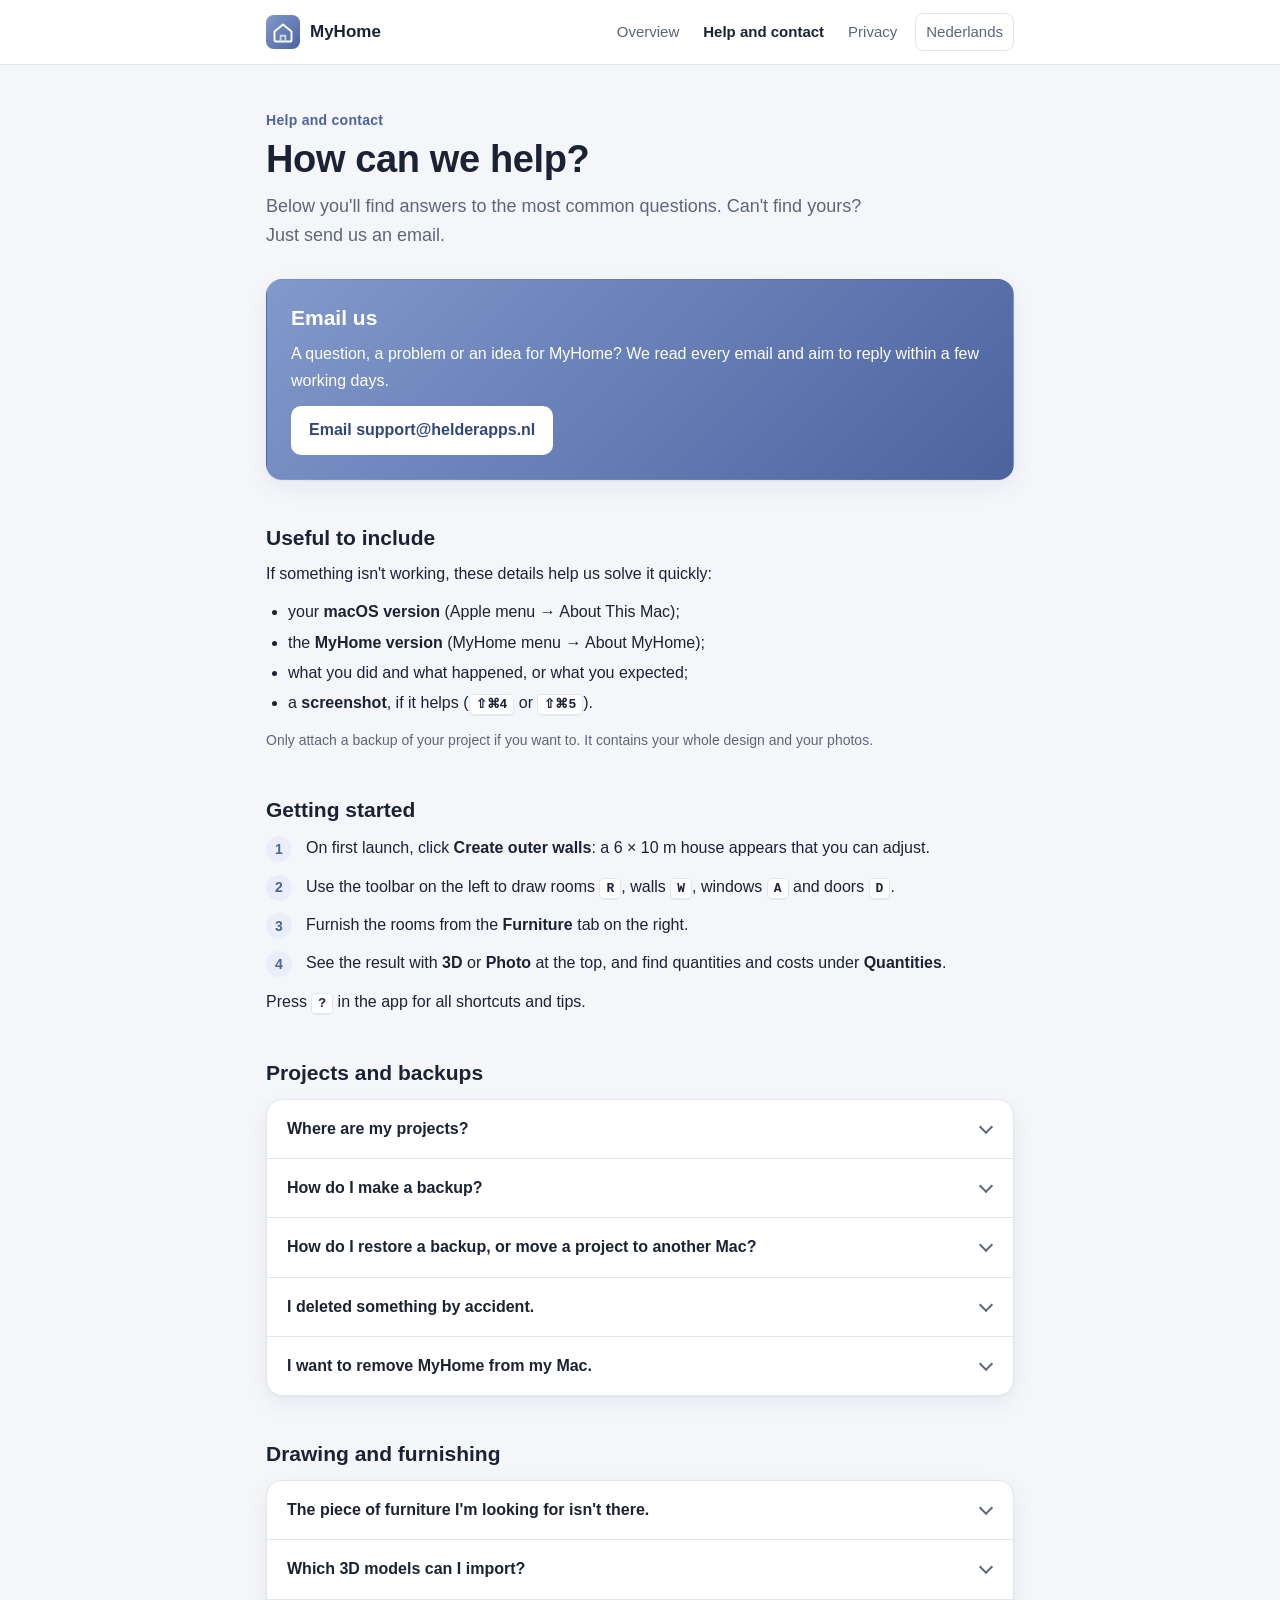
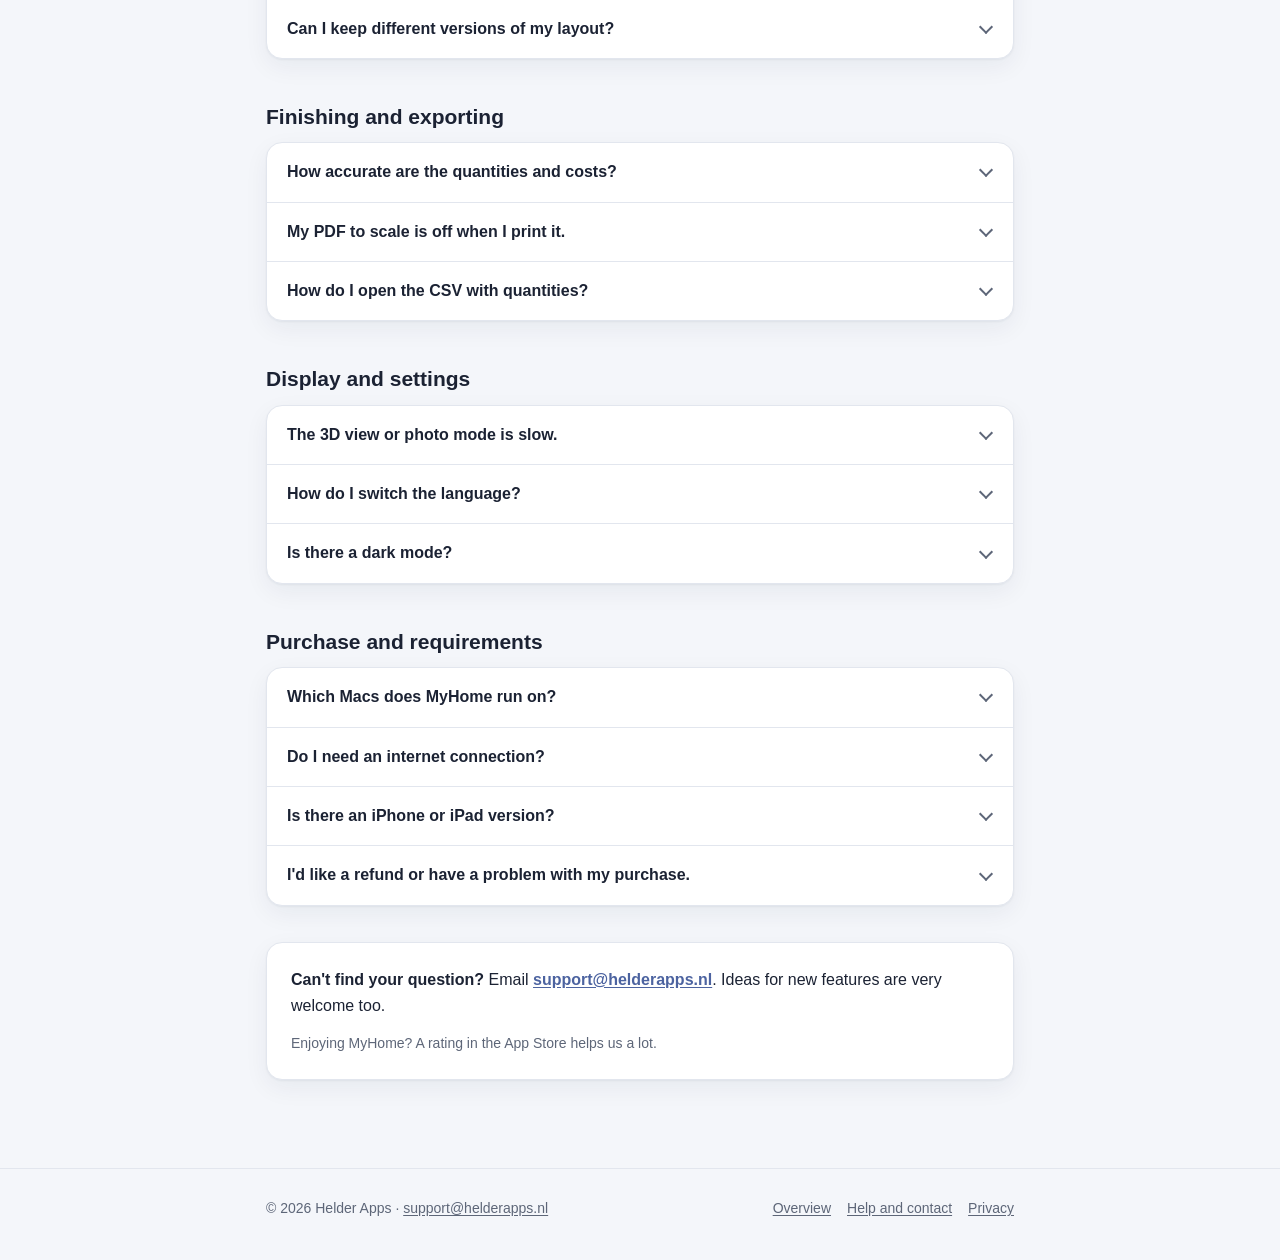
<file: en/support.html>
<!doctype html>
<html lang="en">
<head>
<meta charset="utf-8">
<meta name="viewport" content="width=device-width, initial-scale=1">
<title>Help and contact – MyHome</title>
<meta name="description" content="Answers to common questions about MyHome, and how to get in touch.">
<link rel="icon" href="data:image/svg+xml,%3Csvg%20viewBox%3D%220%200%2064%2064%22%20xmlns%3D%22http%3A//www.w3.org/2000/svg%22%3E%3Cdefs%3E%3ClinearGradient%20id%3D%22ig%22%20x1%3D%220%22%20y1%3D%220%22%20x2%3D%221%22%20y2%3D%221%22%3E%3Cstop%20offset%3D%220%22%20stop-color%3D%22%238299CC%22/%3E%3Cstop%20offset%3D%221%22%20stop-color%3D%22%234C63A0%22/%3E%3C/linearGradient%3E%3C/defs%3E%3Crect%20width%3D%2264%22%20height%3D%2264%22%20rx%3D%2214.5%22%20fill%3D%22url%28%23ig%29%22/%3E%3Cpath%20d%3D%22M16%2031%2032%2018l16%2013v16a3%203%200%200%201-3%203H19a3%203%200%200%201-3-3z%22%20fill%3D%22none%22%20stroke%3D%22%23fff%22%20stroke-width%3D%223.6%22%20stroke-linejoin%3D%22round%22/%3E%3Cpath%20d%3D%22M27.5%2050V39h9v11%22%20fill%3D%22none%22%20stroke%3D%22%23C9D4F0%22%20stroke-width%3D%223.6%22%20stroke-linejoin%3D%22round%22/%3E%3C/svg%3E">
<link rel="alternate" hreflang="nl" href="../support.html">
<link rel="stylesheet" href="../style.css">
</head>
<body>
<header class="top"><div class="wrap">
<a class="brand" href="index.html"><svg viewBox="0 0 64 64" aria-hidden="true"><defs><linearGradient id="ig" x1="0" y1="0" x2="1" y2="1"><stop offset="0" stop-color="#8299CC"/><stop offset="1" stop-color="#4C63A0"/></linearGradient></defs><rect width="64" height="64" rx="14.5" fill="url(#ig)"/><path d="M16 31 32 18l16 13v16a3 3 0 0 1-3 3H19a3 3 0 0 1-3-3z" fill="none" stroke="#fff" stroke-width="3.6" stroke-linejoin="round"/><path d="M27.5 50V39h9v11" fill="none" stroke="#C9D4F0" stroke-width="3.6" stroke-linejoin="round"/></svg>MyHome</a>
<nav class="nav" aria-label="Menu">
<a href="index.html">Overview</a>
<a href="support.html" aria-current="page">Help and contact</a>
<a href="privacy.html">Privacy</a>
<a class="lang" href="../support.html" lang="nl" hreflang="nl">Nederlands</a>
</nav>
</div></header>
<main id="main"><div class="wrap">
<p class="eyebrow">Help and contact</p>
<h1>How can we help?</h1>
<p class="lead">Below you'll find answers to the most common questions. Can't find yours? Just send us an email.</p>

<div class="card accent">
<h2 style="margin-top:0">Email us</h2>
<p>A question, a problem or an idea for MyHome? We read every email and aim to reply within a few working days.</p>
<p><a class="btn" href="mailto:support@helderapps.nl?subject=MyHome%20%E2%80%93%20question">Email support@helderapps.nl</a></p>
</div>

<h2>Useful to include</h2>
<p>If something isn't working, these details help us solve it quickly:</p>
<ul>
<li>your <strong>macOS version</strong> (Apple menu → About This Mac);</li>
<li>the <strong>MyHome version</strong> (MyHome menu → About MyHome);</li>
<li>what you did and what happened, or what you expected;</li>
<li>a <strong>screenshot</strong>, if it helps (<kbd>⇧⌘4</kbd> or <kbd>⇧⌘5</kbd>).</li>
</ul>
<p class="meta">Only attach a backup of your project if you want to. It contains your whole design and your photos.</p>

<h2>Getting started</h2>
<ol class="steps">
<li>On first launch, click <strong>Create outer walls</strong>: a 6 × 10 m house appears that you can adjust.</li>
<li>Use the toolbar on the left to draw rooms <kbd>R</kbd>, walls <kbd>W</kbd>, windows <kbd>A</kbd> and doors <kbd>D</kbd>.</li>
<li>Furnish the rooms from the <strong>Furniture</strong> tab on the right.</li>
<li>See the result with <strong>3D</strong> or <strong>Photo</strong> at the top, and find quantities and costs under <strong>Quantities</strong>.</li>
</ol>
<p>Press <kbd>?</kbd> in the app for all shortcuts and tips.</p>

<h2>Projects and backups</h2>
<div class="faq">
<details><summary>Where are my projects?</summary><div class="a"><p>Only on your own Mac, in MyHome's protected storage. Everything is saved automatically while you work. There is no account and nothing goes to the internet.</p></div></details>
<details><summary>How do I make a backup?</summary><div class="a"><p>Click the house icon at the top left to open <strong>Projects</strong> and choose <strong>Back up this project</strong>. You get a single file (.json) with your whole design, including photos. Keep it wherever you like, for example in iCloud Drive.</p></div></details>
<details><summary>How do I restore a backup, or move a project to another Mac?</summary><div class="a"><p>On the (other) Mac, open <strong>Projects</strong> and choose <strong>Import backup</strong>. Select the backup file; the project appears as a new project in the list.</p></div></details>
<details><summary>I deleted something by accident.</summary><div class="a"><p>Press <kbd>⌘Z</kbd> to undo the last step, and <kbd>⇧⌘Z</kbd> to redo it.</p></div></details>
<details><summary>I want to remove MyHome from my Mac.</summary><div class="a"><p>Make a backup of any projects you want to keep first. Your projects are only on your Mac, so we can't recover them for you.</p></div></details>
</div>

<h2>Drawing and furnishing</h2>
<div class="faq">
<details><summary>The piece of furniture I'm looking for isn't there.</summary><div class="a"><p>Pick the closest match or the <strong>Other</strong> category, and adjust the dimensions, colours and materials. You can also import your own 3D model from the <strong>Furniture</strong> tab.</p></div></details>
<details><summary>Which 3D models can I import?</summary><div class="a"><p>Files in <strong>.glb</strong>, <strong>.gltf</strong> and <strong>.obj</strong> format. We recommend .glb. A .gltf file must contain everything in one file: separate textures or .bin files next to it aren't loaded, for security reasons.</p></div></details>
<details><summary>Can I keep different versions of my layout?</summary><div class="a"><p>Yes. The <strong>Layouts</strong> tab keeps different furniture arrangements, like “sofa by the window” and “sofa on the left”. With <strong>Save as copy</strong> in Projects you keep a variant of the whole design.</p></div></details>
</div>

<h2>Finishing and exporting</h2>
<div class="faq">
<details><summary>How accurate are the quantities and costs?</summary><div class="a"><p>They're based on your drawing and the prices you enter yourself, including cutting waste. That gives you a good estimate for your budget. Always have the final quantities confirmed in your tradesperson's quote.</p></div></details>
<details><summary>My PDF to scale is off when I print it.</summary><div class="a"><p>Print at <strong>100%</strong> or <strong>Actual size</strong> and turn off “Scale to fit”. Choose the same paper size (A4 or A3) as in MyHome, otherwise the 1:50 or 1:100 scale won't be right.</p></div></details>
<details><summary>How do I open the CSV with quantities?</summary><div class="a"><p>Double-click the file: Numbers and Excel open it straight away.</p></div></details>
</div>

<h2>Display and settings</h2>
<div class="faq">
<details><summary>The 3D view or photo mode is slow.</summary><div class="a"><p>Close other heavy apps and use the normal 3D view while editing. Photo mode calculates soft shadows and daylight; it's meant for the best-looking image, not for drawing.</p></div></details>
<details><summary>How do I switch the language?</summary><div class="a"><p>MyHome follows the language of your Mac: Dutch when Dutch is at the top in System Settings → General → Language &amp; Region, otherwise English. In that same screen you can also choose a language for MyHome alone under <strong>Applications</strong>.</p></div></details>
<details><summary>Is there a dark mode?</summary><div class="a"><p>Yes. MyHome automatically follows your Mac's light or dark appearance (System Settings → Appearance).</p></div></details>
</div>

<h2>Purchase and requirements</h2>
<div class="faq">
<details><summary>Which Macs does MyHome run on?</summary><div class="a"><p>Any Mac with <strong>macOS 12 Monterey or later</strong>, with Apple silicon or an Intel processor. A recent Mac gives the smoothest experience in 3D and photo mode.</p></div></details>
<details><summary>Do I need an internet connection?</summary><div class="a"><p>No. MyHome works fully offline. Only a product link you add to a piece of furniture yourself opens in your browser.</p></div></details>
<details><summary>Is there an iPhone or iPad version?</summary><div class="a"><p>No, MyHome is available for the Mac only.</p></div></details>
<details><summary>I'd like a refund or have a problem with my purchase.</summary><div class="a"><p>Purchases and refunds are handled by Apple. Go to <a href="https://reportaproblem.apple.com">reportaproblem.apple.com</a>, sign in with your Apple Account and choose MyHome.</p></div></details>
</div>

<div class="card" style="margin-top:36px">
<p><strong>Can't find your question?</strong> Email <a class="mail" href="mailto:support@helderapps.nl?subject=MyHome%20%E2%80%93%20question">support@helderapps.nl</a>. Ideas for new features are very welcome too.</p>
<p class="meta">Enjoying MyHome? A rating in the App Store helps us a lot.</p>
</div>
</div></main>
<footer><div class="wrap">
<span>© 2026 Helder Apps · <a href="mailto:support@helderapps.nl">support@helderapps.nl</a></span>
<nav aria-label="Footer"><a href="index.html">Overview</a><a href="support.html">Help and contact</a><a href="privacy.html">Privacy</a></nav>
</div></footer>
</body>
</html>
</file>
<file: style.css>
:root {
  color-scheme: light dark;
  --ink: #1b2233;
  --mute: #5d6678;
  --bg: #f4f6fa;
  --card: #ffffff;
  --line: #e2e6ee;
  --acc: #4c63a0;
  --acc-ink: #ffffff;
  --acc-soft: #e9eef9;
  --ok: #2f7d55;
  --ok-soft: #e5f3ec;
  --shadow: 0 1px 2px rgba(20, 30, 60, .05), 0 8px 24px rgba(20, 30, 60, .06);
}
@media (prefers-color-scheme: dark) {
  :root {
    --ink: #e8ebf2;
    --mute: #a2aabb;
    --bg: #17191d;
    --card: #212429;
    --line: #33373f;
    --acc: #93a7dc;
    --acc-ink: #10131a;
    --acc-soft: #262d3d;
    --ok: #79c79c;
    --ok-soft: #1f2e27;
    --shadow: none;
  }
}

* { box-sizing: border-box; }
html { -webkit-text-size-adjust: 100%; scroll-behavior: smooth; }
body {
  margin: 0;
  font: 16px/1.65 -apple-system, BlinkMacSystemFont, "SF Pro Text", "Segoe UI", Roboto, sans-serif;
  color: var(--ink);
  background: var(--bg);
}
a { color: var(--acc); text-underline-offset: 2px; }
a:hover { text-decoration-thickness: 2px; }
:focus-visible { outline: 3px solid var(--acc); outline-offset: 2px; border-radius: 6px; }
.wrap { max-width: 780px; margin: 0 auto; padding: 0 16px; }

/* Header */
.top { border-bottom: 1px solid var(--line); background: var(--card); }
.top .wrap { display: flex; align-items: center; gap: 12px; min-height: 64px; flex-wrap: wrap; }
.brand { display: flex; align-items: center; gap: 10px; font-weight: 650; font-size: 17px; color: var(--ink); text-decoration: none; margin-right: auto; }
.brand svg { width: 34px; height: 34px; flex: none; }
.nav { display: flex; gap: 4px; flex-wrap: wrap; align-items: center; }
.nav a { color: var(--mute); text-decoration: none; font-size: 15px; padding: 6px 10px; border-radius: 8px; }
.nav a:hover { color: var(--ink); background: var(--acc-soft); }
.nav a[aria-current="page"] { color: var(--ink); font-weight: 600; }
.nav .lang { border: 1px solid var(--line); margin-left: 4px; }

/* Page */
main { padding: 44px 0 72px; }
.eyebrow { color: var(--acc); font-weight: 600; font-size: 14px; letter-spacing: .02em; margin: 0 0 6px; }
h1 { font-size: clamp(28px, 6vw, 38px); line-height: 1.15; letter-spacing: -.01em; margin: 0 0 10px; }
.lead { font-size: 18px; color: var(--mute); margin: 0 0 28px; max-width: 620px; }
h2 { font-size: 21px; line-height: 1.3; margin: 44px 0 10px; scroll-margin-top: 16px; }
h3 { font-size: 16px; margin: 22px 0 4px; }
p { margin: 0 0 12px; }
ul, ol { margin: 0 0 12px; padding-left: 22px; }
li { margin: 4px 0; }
.meta { color: var(--mute); font-size: 14px; }
kbd { font: 600 13px/1 ui-monospace, SFMono-Regular, Menlo, monospace; padding: 2px 6px; border: 1px solid var(--line); border-bottom-width: 2px; border-radius: 5px; background: var(--card); white-space: nowrap; }

.card { background: var(--card); border: 1px solid var(--line); border-radius: 16px; padding: 24px; margin: 16px 0; box-shadow: var(--shadow); }
.card > :last-child { margin-bottom: 0; }
.card.accent { border-color: transparent; background: linear-gradient(135deg, #8299cc, #4c63a0); color: #fff; }
.card.accent p, .card.accent h2 { color: #fff; }
.card.accent .meta { color: rgba(255, 255, 255, .85); }

.grid { display: grid; grid-template-columns: repeat(auto-fit, minmax(170px, 1fr)); gap: 12px; margin: 16px 0; }
.tile { background: var(--card); border: 1px solid var(--line); border-radius: 14px; padding: 16px; box-shadow: var(--shadow); }
.tile strong { display: block; font-size: 15px; margin-bottom: 2px; }
.tile span { color: var(--mute); font-size: 14px; line-height: 1.5; display: block; }
.tile .tick { display: inline-grid; place-items: center; width: 26px; height: 26px; border-radius: 50%; background: var(--ok-soft); color: var(--ok); margin-bottom: 8px; }
.tick svg { width: 14px; height: 14px; }

.btn { display: inline-flex; align-items: center; gap: 8px; background: var(--acc); color: var(--acc-ink); text-decoration: none; font-weight: 600; padding: 11px 18px; border-radius: 10px; }
.btn:hover { filter: brightness(1.06); }
.card.accent .btn { background: #fff; color: #33467a; }
.mail { font-weight: 600; }

.steps { counter-reset: s; list-style: none; padding: 0; }
.steps li { counter-increment: s; position: relative; padding-left: 40px; margin: 12px 0; }
.steps li::before { content: counter(s); position: absolute; left: 0; top: 1px; width: 26px; height: 26px; border-radius: 50%; background: var(--acc-soft); color: var(--acc); font-weight: 700; font-size: 14px; display: grid; place-items: center; }

/* FAQ */
.faq { border: 1px solid var(--line); border-radius: 16px; background: var(--card); box-shadow: var(--shadow); overflow: hidden; margin: 12px 0; }
.faq details { border-top: 1px solid var(--line); }
.faq details:first-child { border-top: 0; }
.faq summary { cursor: pointer; list-style: none; padding: 16px 48px 16px 20px; font-weight: 600; position: relative; }
.faq summary::-webkit-details-marker { display: none; }
.faq summary::after { content: ""; position: absolute; right: 22px; top: 50%; width: 8px; height: 8px; border-right: 2px solid var(--mute); border-bottom: 2px solid var(--mute); transform: translateY(-70%) rotate(45deg); transition: transform .15s; }
.faq details[open] summary::after { transform: translateY(-30%) rotate(-135deg); }
.faq summary:hover { background: var(--acc-soft); }
.faq .a { padding: 0 20px 16px; }
.faq .a > :last-child { margin-bottom: 0; }

.toc { columns: 2 220px; column-gap: 24px; list-style: none; padding: 0; margin: 0; }
.toc li { margin: 0 0 6px; break-inside: avoid; }

/* Footer */
footer { border-top: 1px solid var(--line); padding: 28px 0 40px; color: var(--mute); font-size: 14px; }
footer .wrap { display: flex; flex-wrap: wrap; gap: 8px 20px; justify-content: space-between; }
footer nav { display: flex; flex-wrap: wrap; gap: 6px 16px; }
footer a { color: var(--mute); }

@media (max-width: 560px) {
  main { padding-top: 32px; }
  .card { padding: 20px; }
  .lead { font-size: 17px; }
  .top .wrap { padding-top: 10px; padding-bottom: 8px; gap: 6px; }
  .nav { width: 100%; justify-content: space-between; gap: 0; }
  .nav a { font-size: 14px; padding: 6px 7px; }
  .nav .lang { margin-left: 0; }
}
</file>
